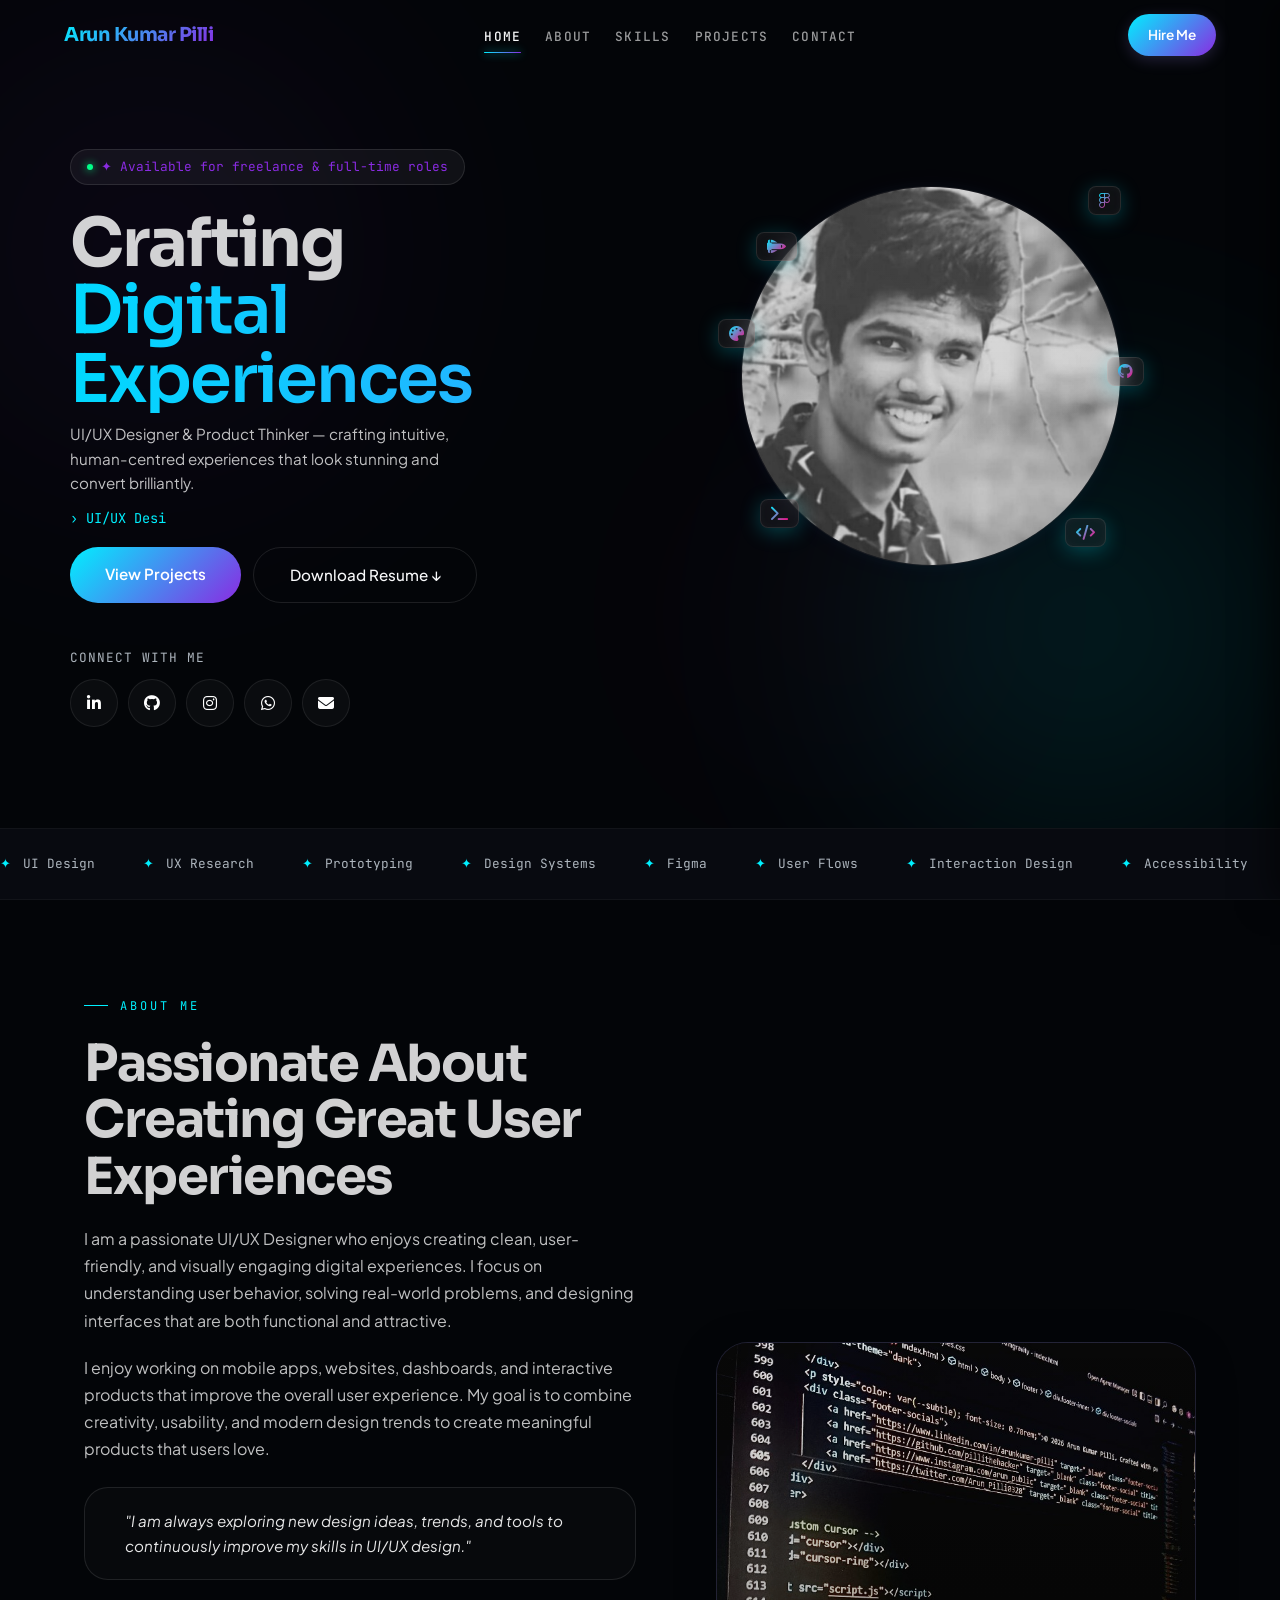
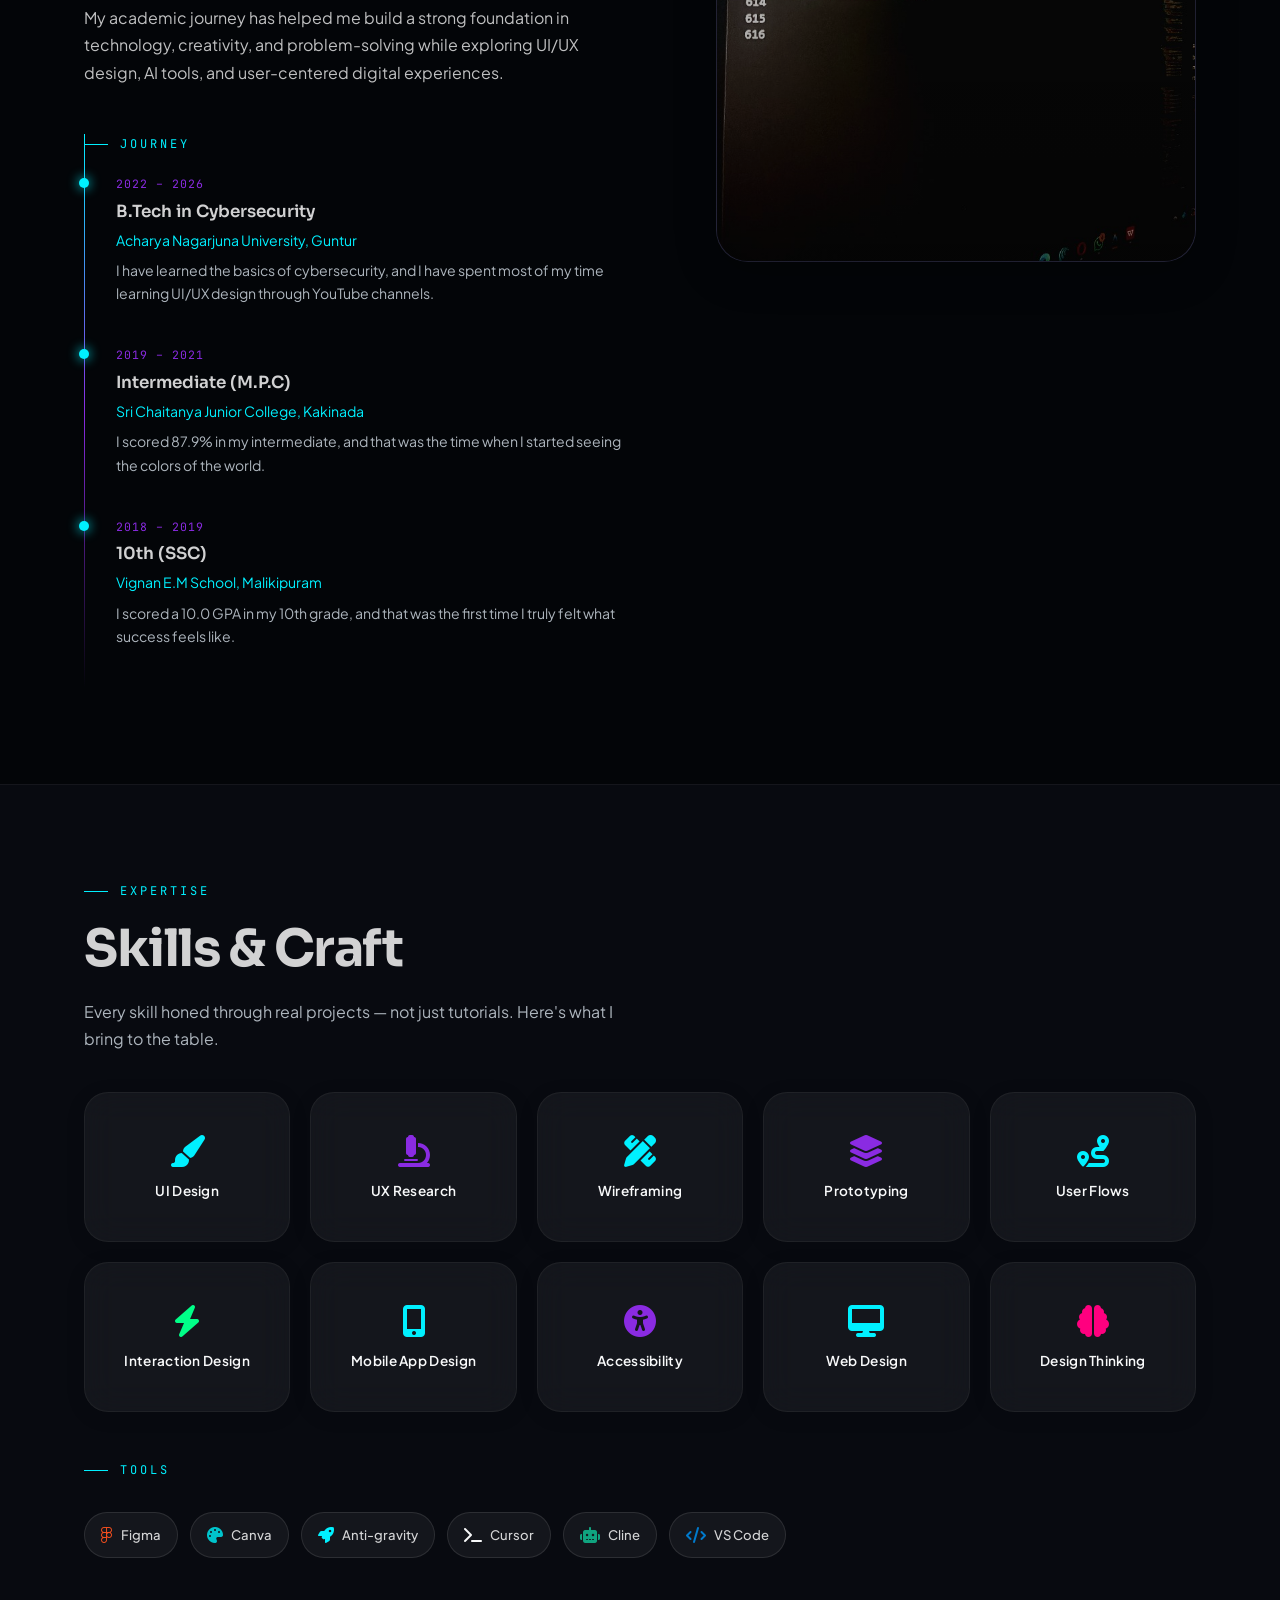
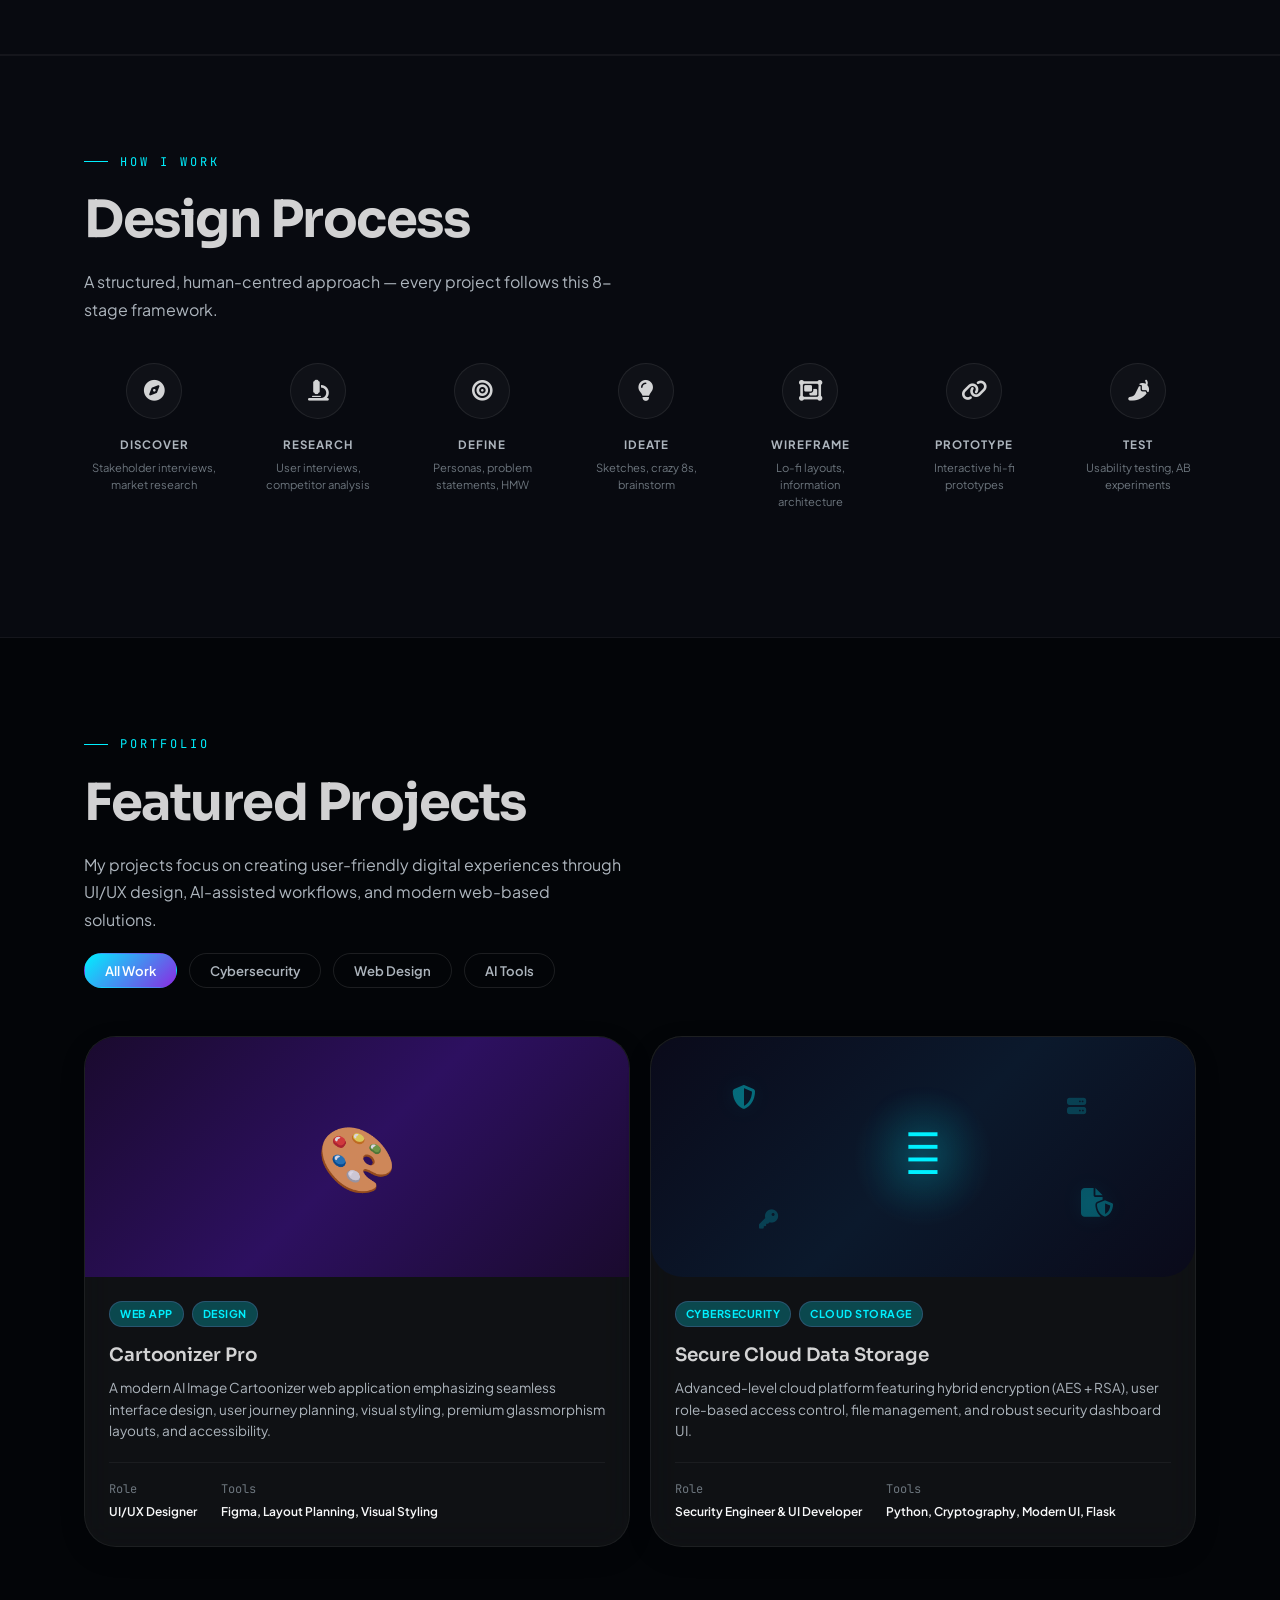
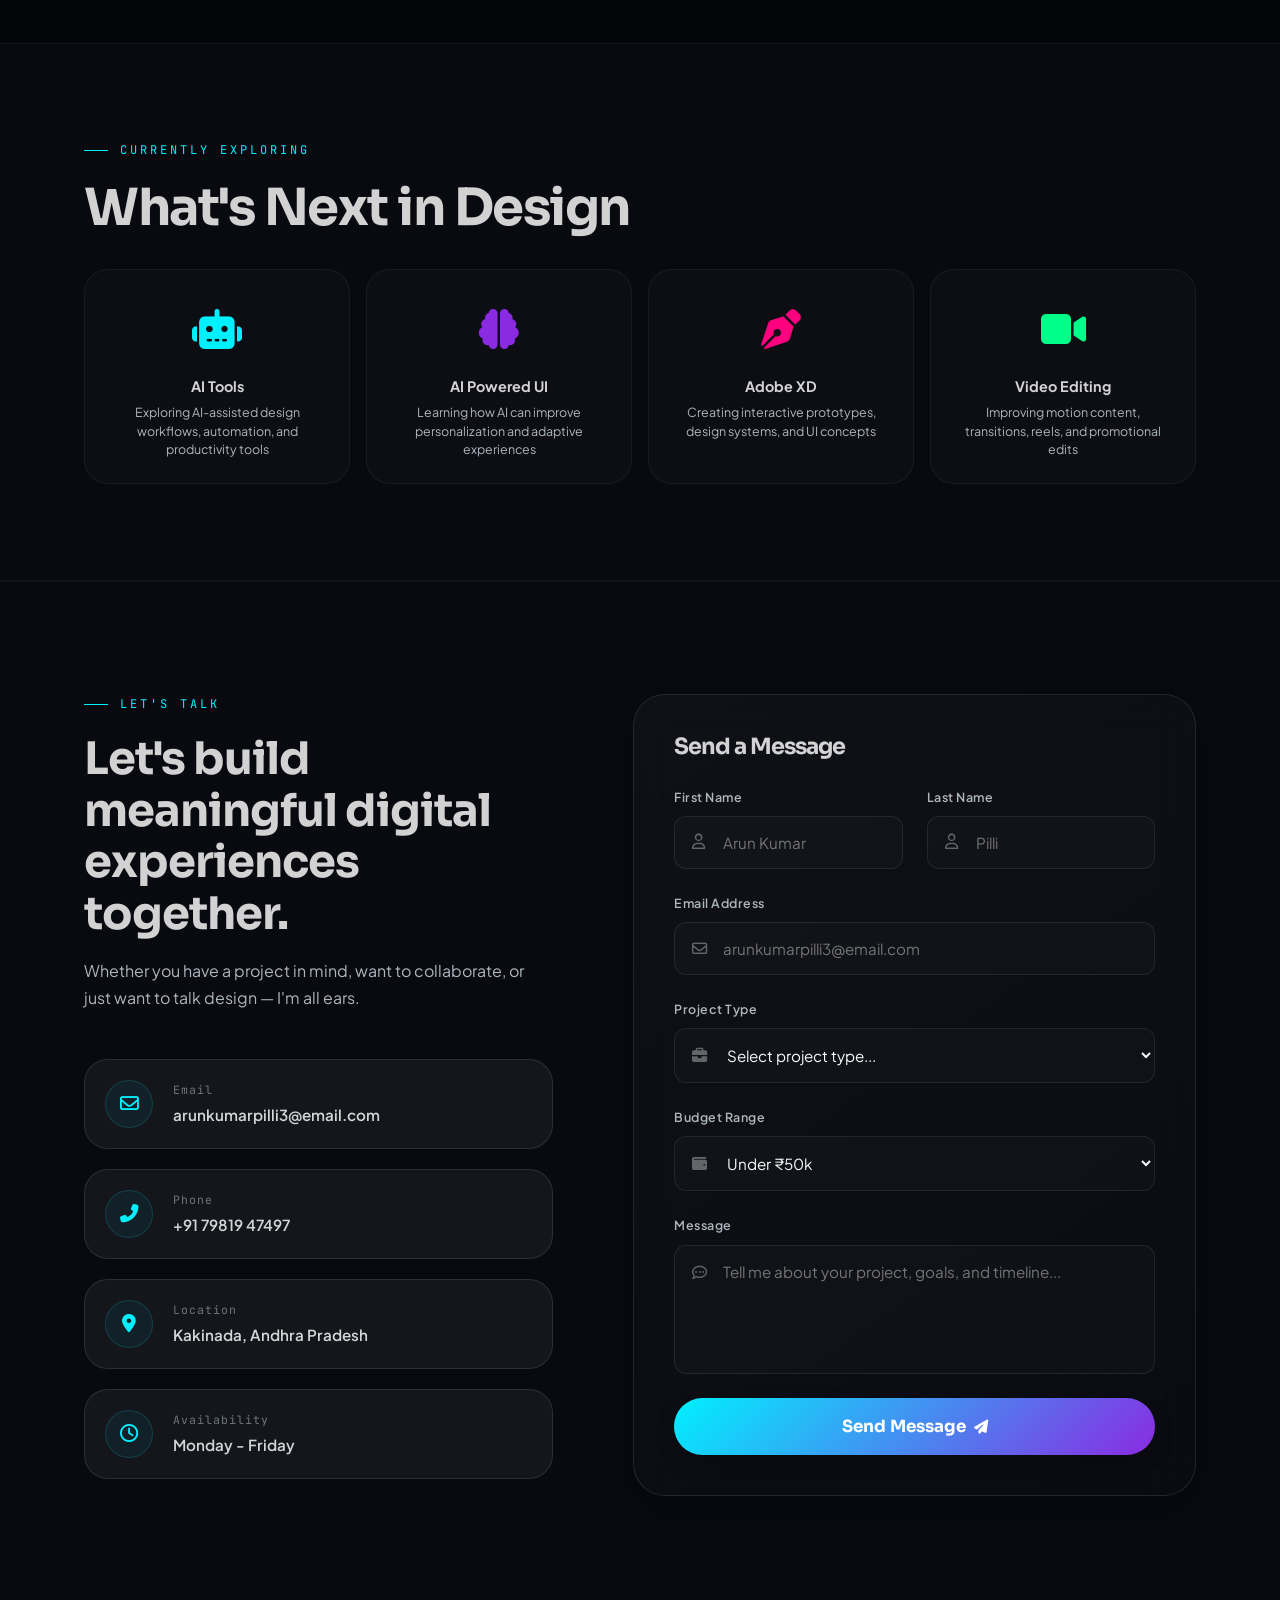
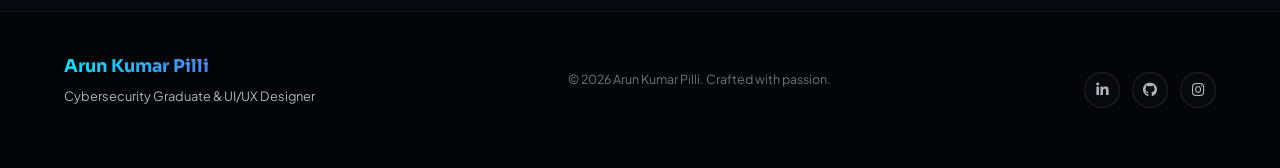
<file: index.html>
<!DOCTYPE html>
<html lang="en" data-theme="dark">

<head>
    <meta charset="UTF-8">
    <meta name="viewport" content="width=device-width, initial-scale=1.0">
    <title>Arun Kumar Pilli — UI/UX Designer & Product Thinker</title>
    <link rel="preconnect" href="https://fonts.googleapis.com">
    <link rel="preconnect" href="https://fonts.gstatic.com" crossorigin>
    <link
        href="https://fonts.googleapis.com/css2?family=Plus+Jakarta+Sans:wght@300;400;500;600&family=JetBrains+Mono:wght@400;500;600&family=Sora:wght@400;500;600;700;800&display=swap"
        rel="stylesheet">
    <link rel="icon" type="image/svg+xml"
        href="data:image/svg+xml,<svg xmlns='http://www.w3.org/2000/svg' viewBox='0 0 100 100'><text y='80' font-family='sans-serif' font-size='80' font-weight='800' fill='%2300f0ff'>A</text></svg>">
    <link rel="stylesheet" href="https://cdnjs.cloudflare.com/ajax/libs/font-awesome/6.4.0/css/all.min.css">
    <link rel="stylesheet" href="styles.css">
</head>

<body>

    <div id="scrollProgress"></div>
    <!-- LOADER -->
    <div id="loader">
        <div
            style="font-family: var(--ff-head); font-size: 2.5rem; font-weight: 700; background: linear-gradient(135deg, #a78bfa, #06b6d4); -webkit-background-clip: text; -webkit-text-fill-color: transparent; background-clip: text;">
            AK</div>
        <div class="loader-bar">
            <div class="loader-fill"></div>
        </div>
        <div class="loader-text">Loading Portfolio...</div>
    </div>

    <!-- NAV -->
    <nav id="nav">
        <div class="nav-logo">Arun Kumar Pilli</div>
        <ul class="nav-links">
            <li><a href="#hero" class="active">Home</a></li>
            <li><a href="#about">About</a></li>
            <li><a href="#skills">Skills</a></li>
            <li><a href="#projects">Projects</a></li>
            <li><a href="#contact">Contact</a></li>
        </ul>
        <div class="nav-right">

            <a href="#contact" class="nav-hire">Hire Me</a>
            <div class="hamburger" id="hamburger" onclick="toggleMenu()">
                <span></span>
                <span></span>
                <span></span>
            </div>
        </div>
    </nav>

    <!-- MOBILE MENU -->
    <div class="mobile-menu" id="mobileMenu">
        <div class="close-menu" onclick="toggleMenu()">✕</div>
        <a href="#hero" onclick="toggleMenu()">Home</a>
        <a href="#about" onclick="toggleMenu()">About</a>
        <a href="#skills" onclick="toggleMenu()">Skills</a>
        <a href="#projects" onclick="toggleMenu()">Projects</a>
        <a href="#contact" onclick="toggleMenu()">Contact</a>
    </div>

    <!-- ════ HERO ════ -->
    <section class="hero" id="hero">
        <div class="hero-bg">
            <div class="blob blob1"></div>
            <div class="blob blob2"></div>
            <div class="blob blob3"></div>
            <div class="particles" id="particles"></div>
        </div>
        <div class="hero-inner">
            <div class="hero-text">
                <div class="hero-badge">✦ Available for freelance & full-time roles</div>
                <h1>
                    <div class="line"><span>Crafting</span></div>
                    <div class="line"><span class="grad-text">Digital Experiences</span></div>
                </h1>
                <p class="hero-sub">UI/UX Designer & Product Thinker — crafting intuitive, human-centred experiences
                    that look stunning and convert brilliantly.</p>
                <div class="type-wrap">› <span id="typed"></span></div>
                <div class="hero-btns">
                    <a href="#projects" class="btn-glow"><span>View Projects</span></a>
                    <a href="assets/images/resume.png" target="_blank" class="btn-outline">Download Resume ↓</a>
                </div>
            </div>
            <div class="hero-visual">
                <div class="hero-visual-container">
                    <div class="profile-circle">
                        <img src="assets/images/profile.jpeg" alt="Profile Image" class="profile-image">
                    </div>
                    <!-- Floating Icons -->
                    <div class="float-icon float-canva"><i class="fas fa-palette"></i></div>
                    <div class="float-icon float-anti"><i class="fas fa-space-shuttle"></i></div>
                    <div class="float-icon float-vscode"><i class="fas fa-code"></i></div>
                    <div class="float-icon float-github"><i class="fab fa-github"></i></div>
                    <div class="float-icon float-figma"><i class="fab fa-figma"></i></div>
                    <div class="float-icon float-cursor"><i class="fas fa-terminal"></i></div>
                </div>
            </div>
            <div class="social-section">
                <span class="social-label">Connect With Me</span>
                <div class="hero-socials">
                    <a href="https://www.linkedin.com/in/arunkumar-pilli" class="social-icon" target="_blank"
                        data-tooltip="LinkedIn"><i class="fab fa-linkedin-in"></i></a>
                    <a href="https://github.com/pillithehacker" class="social-icon" target="_blank"
                        data-tooltip="GitHub"><i class="fab fa-github"></i></a>
                    <a href="https://www.instagram.com/arun_public" class="social-icon" target="_blank"
                        data-tooltip="Instagram"><i class="fab fa-instagram"></i></a>
                    <a href="https://wa.me/917981947497" class="social-icon" target="_blank" data-tooltip="WhatsApp"><i
                            class="fab fa-whatsapp"></i></a>
                    <a href="mailto:arunkumarpilli3@email.com" class="social-icon" data-tooltip="Email"><i
                            class="fas fa-envelope"></i></a>
                </div>
            </div>
        </div>
    </section>

    <!-- MARQUEE -->
    <div class="marquee-wrap">
        <div class="marquee-track">
            <div class="marquee-item"><span>✦</span> UI Design</div>
            <div class="marquee-item"><span>✦</span> UX Research</div>
            <div class="marquee-item"><span>✦</span> Prototyping</div>
            <div class="marquee-item"><span>✦</span> Design Systems</div>
            <div class="marquee-item"><span>✦</span> Figma</div>
            <div class="marquee-item"><span>✦</span> User Flows</div>
            <div class="marquee-item"><span>✦</span> Interaction Design</div>
            <div class="marquee-item"><span>✦</span> Accessibility</div>
            <div class="marquee-item"><span>✦</span> Mobile App Design</div>
            <div class="marquee-item"><span>✦</span> UI Design</div>
            <div class="marquee-item"><span>✦</span> UX Research</div>
            <div class="marquee-item"><span>✦</span> Prototyping</div>
            <div class="marquee-item"><span>✦</span> Figma</div>
            <div class="marquee-item"><span>✦</span> User Flows</div>
            <div class="marquee-item"><span>✦</span> Interaction Design</div>
            <div class="marquee-item"><span>✦</span> Accessibility</div>
            <div class="marquee-item"><span>✦</span> Mobile App Design</div>
        </div>
    </div>

    <!-- ════ ABOUT ════ -->
    <section id="about">
        <div class="section">
            <div class="about-grid reveal">
                <div class="section-label mobile-label">About Me</div>
                <div class="about-image-card">
                    <img src="assets/images/profile-picture-2.jpeg" alt="Coding Workspace" class="about-profile-image">
                </div>
                <div class="about-content">
                    <div class="section-label desktop-label">About Me</div>
                    <h2 class="section-title">Passionate About Creating Great User Experiences</h2>
                    <p class="about-text">I am a passionate UI/UX Designer who enjoys creating clean, user-friendly, and
                        visually engaging digital experiences. I focus on understanding user behavior, solving
                        real-world problems, and designing interfaces that are both functional and attractive.</p>
                    <p class="about-text">I enjoy working on mobile apps, websites, dashboards, and interactive products
                        that improve the overall user experience. My goal is to combine creativity, usability, and
                        modern design trends to create meaningful products that users love.</p>
                    <div class="philosophy-card">
                        <p>"I am always exploring new design ideas, trends, and tools to continuously improve my skills
                            in UI/UX design."</p>
                    </div>
                    <p class="about-text">My academic journey has helped me build a strong foundation in technology,
                        creativity, and problem-solving while exploring UI/UX design, AI tools, and user-centered
                        digital experiences.</p>

                    <div class="timeline reveal">
                        <div class="section-label" style="margin-top: 2.5rem">Journey</div>
                        <div class="tl-item">
                            <div class="tl-dot"></div>
                            <div class="tl-year">2022 – 2026</div>
                            <div class="tl-title">B.Tech in Cybersecurity</div>
                            <div class="tl-place">Acharya Nagarjuna University, Guntur</div>
                            <div class="tl-desc">I have learned the basics of cybersecurity, and I have spent most of my
                                time learning UI/UX design through YouTube channels.</div>
                        </div>
                        <div class="tl-item">
                            <div class="tl-dot"></div>
                            <div class="tl-year">2019 – 2021</div>
                            <div class="tl-title">Intermediate (M.P.C)</div>
                            <div class="tl-place">Sri Chaitanya Junior College, Kakinada</div>
                            <div class="tl-desc">I scored 87.9% in my intermediate, and that was the time when I started
                                seeing the colors of the world.</div>
                        </div>
                        <div class="tl-item">
                            <div class="tl-dot"></div>
                            <div class="tl-year">2018 – 2019</div>
                            <div class="tl-title">10th (SSC)</div>
                            <div class="tl-place">Vignan E.M School, Malikipuram</div>
                            <div class="tl-desc">I scored a 10.0 GPA in my 10th grade, and that was the first time I
                                truly felt what success feels like.</div>
                        </div>
                    </div>
                </div>
            </div>
        </div>
    </section>



    <!-- ════ SKILLS ════ -->
    <div class="skills-bg" id="skills">
        <div class="section">
            <div class="reveal">
                <div class="section-label">Expertise</div>
                <h2 class="section-title">Skills & Craft</h2>
                <p class="section-desc">Every skill honed through real projects — not just tutorials. Here's what I
                    bring to the table.</p>
            </div>
            <div class="skills-grid reveal">
                <div class="skill-card">
                    <div class="skill-icon"><i class="fas fa-paint-brush" style="color: var(--a1);"></i></div>
                    <div class="skill-name">UI Design</div>
                </div>
                <div class="skill-card">
                    <div class="skill-icon"><i class="fas fa-microscope" style="color: var(--a2);"></i></div>
                    <div class="skill-name">UX Research</div>
                </div>
                <div class="skill-card">
                    <div class="skill-icon"><i class="fas fa-pencil-ruler" style="color: var(--a1);"></i></div>
                    <div class="skill-name">Wireframing</div>
                </div>
                <div class="skill-card">
                    <div class="skill-icon"><i class="fas fa-layer-group" style="color: var(--a2);"></i></div>
                    <div class="skill-name">Prototyping</div>
                </div>
                <div class="skill-card">
                    <div class="skill-icon"><i class="fas fa-route" style="color: var(--a1);"></i></div>
                    <div class="skill-name">User Flows</div>
                </div>
                <div class="skill-card">
                    <div class="skill-icon"><i class="fas fa-bolt" style="color: var(--a4);"></i></div>
                    <div class="skill-name">Interaction Design</div>
                </div>
                <div class="skill-card">
                    <div class="skill-icon"><i class="fas fa-mobile-alt" style="color: var(--a1);"></i></div>
                    <div class="skill-name">Mobile App Design</div>
                </div>
                <div class="skill-card">
                    <div class="skill-icon"><i class="fas fa-universal-access" style="color: var(--a2);"></i></div>
                    <div class="skill-name">Accessibility</div>
                </div>
                <div class="skill-card">
                    <div class="skill-icon"><i class="fas fa-desktop" style="color: var(--a1);"></i></div>
                    <div class="skill-name">Web Design</div>
                </div>
                <div class="skill-card">
                    <div class="skill-icon"><i class="fas fa-brain" style="color: var(--a3);"></i></div>
                    <div class="skill-name">Design Thinking</div>
                </div>
            </div>

            <div class="reveal" style="margin-top: 3rem;">
                <div class="section-label">Tools</div>
                <div class="tools-grid">
                    <div class="tool-pill"><span class="tool-icon"><i class="fab fa-figma"
                                style="color:#F24E1E;"></i></span> Figma</div>
                    <div class="tool-pill"><span class="tool-icon"><i class="fas fa-palette"
                                style="color:#00C4CC;"></i></span> Canva</div>
                    <div class="tool-pill"><span class="tool-icon"><i class="fas fa-rocket"
                                style="color:var(--a1);"></i></span> Anti-gravity</div>
                    <div class="tool-pill"><span class="tool-icon"><i class="fas fa-terminal"
                                style="color:var(--text);"></i></span> Cursor</div>
                    <div class="tool-pill"><span class="tool-icon"><i class="fas fa-robot"
                                style="color:#10a37f;"></i></span> Cline</div>
                    <div class="tool-pill"><span class="tool-icon"><i class="fas fa-code"
                                style="color:#007ACC;"></i></span> VS Code</div>
                </div>
            </div>
        </div>
    </div>

    <!-- ════ PROCESS ════ -->
    <div style="background: var(--bg2); border-top: 1px solid var(--border); border-bottom: 1px solid var(--border);">
        <div class="section">
            <div class="reveal">
                <div class="section-label">How I Work</div>
                <h2 class="section-title">Design Process</h2>
                <p class="section-desc">A structured, human-centred approach — every project follows this 8-stage
                    framework.</p>
            </div>
            <div class="process-steps reveal">
                <div class="process-step">
                    <div class="step-num"><i class="fas fa-compass"></i></div>
                    <div class="step-label">Discover</div>
                    <div class="step-desc">Stakeholder interviews, market research</div>
                </div>
                <div class="process-step">
                    <div class="step-num"><i class="fas fa-microscope"></i></div>
                    <div class="step-label">Research</div>
                    <div class="step-desc">User interviews, competitor analysis</div>
                </div>
                <div class="process-step">
                    <div class="step-num"><i class="fas fa-bullseye"></i></div>
                    <div class="step-label">Define</div>
                    <div class="step-desc">Personas, problem statements, HMW</div>
                </div>
                <div class="process-step">
                    <div class="step-num"><i class="fas fa-lightbulb"></i></div>
                    <div class="step-label">Ideate</div>
                    <div class="step-desc">Sketches, crazy 8s, brainstorm</div>
                </div>
                <div class="process-step">
                    <div class="step-num"><i class="fas fa-object-group"></i></div>
                    <div class="step-label">Wireframe</div>
                    <div class="step-desc">Lo-fi layouts, information architecture</div>
                </div>
                <div class="process-step">
                    <div class="step-num"><i class="fas fa-link"></i></div>
                    <div class="step-label">Prototype</div>
                    <div class="step-desc">Interactive hi-fi prototypes</div>
                </div>
                <div class="process-step">
                    <div class="step-num"><i class="fas fa-shield-check"
                            style="font-family: 'Font Awesome 6 Free'; font-weight: 900;">&#xf816;</i></div>
                    <div class="step-label">Test</div>
                    <div class="step-desc">Usability testing, AB experiments</div>
                </div>
                <div class="process-step">
                    <div class="step-num"><i class="fas fa-rocket"></i></div>
                    <div class="step-label">Deliver</div>
                    <div class="step-desc">Developer handoff, design QA</div>
                </div>
            </div>
        </div>
    </div>

    <!-- ════ PROJECTS ════ -->
    <section id="projects">
        <div class="section">
            <div class="reveal">
                <div class="section-label">Portfolio</div>
                <h2 class="section-title">Featured Projects</h2>
                <p class="section-desc">My projects focus on creating user-friendly digital experiences through UI/UX
                    design, AI-assisted workflows, and modern web-based solutions.</p>
            </div>
            <div class="projects-filter reveal">
                <button class="filter-btn active" onclick="filterProj(this,'all')">All Work</button>
                <button class="filter-btn" onclick="filterProj(this,'cybersecurity')">Cybersecurity</button>
                <button class="filter-btn" onclick="filterProj(this,'web')">Web Design</button>
                <button class="filter-btn" onclick="filterProj(this,'ai')">AI Tools</button>
            </div>
            <div class="projects-masonry reveal">
                <!-- Cartoonizer Pro -->
                <div class="proj-card col-6" data-cat="ai">
                    <div class="proj-thumb">
                        <div class="proj-thumb-bg"
                            style="background: linear-gradient(135deg, #1a0a2e, #2d1060, #1a0a2e)">🎨</div>
                        <div class="proj-overlay">
                            <div class="proj-overlay-btns" style="flex-wrap: wrap; gap: 0.5rem;">
                                <a href="cartoonizer-gallery.html" class="proj-overlay-btn-glass" title="View Screenshots"><i class="fas fa-images"></i> <span>View Screenshots</span></a>
                                <a href="https://cartoonizer-pro.vercel.app" target="_blank"
                                    class="proj-overlay-btn" title="Live Demo"><i class="fas fa-external-link-alt"></i> <span>Live Demo</span></a>
                                <a href="https://github.com/pillithehacker/cartoonizer-pro" target="_blank"
                                    class="proj-overlay-btn" title="GitHub Repo"><i class="fab fa-github"></i> <span>GitHub Repo</span></a>
                            </div>
                        </div>
                    </div>
                    <div class="proj-body">
                        <div class="proj-cats"><span class="proj-cat">Web App</span><span class="proj-cat">Design</span>
                        </div>
                        <div class="proj-title">Cartoonizer Pro</div>
                        <p class="proj-desc">A modern AI Image Cartoonizer web application emphasizing seamless
                            interface design, user journey planning, visual styling, premium glassmorphism layouts, and
                            accessibility.</p>
                        <div class="proj-meta">
                            <div class="proj-meta-item"><span>Role</span><strong>UI/UX Designer</strong></div>
                            <div class="proj-meta-item"><span>Tools</span><strong>Figma, Layout Planning, Visual
                                    Styling</strong></div>
                        </div>
                    </div>
                </div>

                <!-- Secure Cloud Data Storage -->
                <div class="proj-card col-6" data-cat="cybersecurity">
                    <div class="proj-thumb">
                        <div class="proj-thumb-bg"
                            style="background: linear-gradient(135deg, #0a0a1a, #0b192c, #0a0a1a); padding: 1.5rem; display: flex; align-items: center; justify-content: center; position: relative; overflow: hidden; border-radius: var(--rL);">
                            <div
                                style="position: relative; z-index: 2; font-size: 3.5rem; color: #00f0ff; filter: drop-shadow(0 0 20px rgba(0, 240, 255, 0.5)); transform: translateY(-5px);">
                                <i class="fas fa-cloud-lock"
                                    style="font-family: 'Font Awesome 6 Free'; font-weight: 900;"></i>&#xf023;
                            </div>
                            <i class="fas fa-shield-halved"
                                style="position: absolute; top: 20%; left: 15%; font-size: 1.5rem; color: rgba(0, 240, 255, 0.4); filter: drop-shadow(0 0 10px rgba(0, 240, 255, 0.2));"></i>
                            <i class="fas fa-file-shield"
                                style="position: absolute; bottom: 25%; right: 15%; font-size: 1.8rem; color: rgba(0, 240, 255, 0.3); filter: drop-shadow(0 0 10px rgba(0, 240, 255, 0.2));"></i>
                            <i class="fas fa-server"
                                style="position: absolute; top: 25%; right: 20%; font-size: 1.2rem; color: rgba(0, 240, 255, 0.2);"></i>
                            <i class="fas fa-key"
                                style="position: absolute; bottom: 20%; left: 20%; font-size: 1.2rem; color: rgba(0, 240, 255, 0.2);"></i>
                            <div
                                style="position: absolute; width: 140px; height: 140px; background: radial-gradient(circle, rgba(0, 240, 255, 0.15), transparent 70%); border-radius: 50%; top: 50%; left: 50%; transform: translate(-50%, -50%);">
                            </div>
                        </div>
                        <div class="proj-overlay">
                            <div class="proj-overlay-btns" style="flex-wrap: wrap; gap: 0.5rem;">
                                <a href="secure-cloud-gallery.html" class="proj-overlay-btn-glass" title="View Screenshots"><i class="fas fa-images"></i> <span>View Screenshots</span></a>
                                <a onclick="openSecureCloudModal()" class="proj-overlay-btn"
                                    style="cursor: pointer;" title="Case Study"><i class="fas fa-file-alt"></i> <span>Case Study</span></a>
                                <a href="https://github.com/pillithehacker/Secure-Cloud-Data-Storage-Using-Hybrid-Encryption"
                                    target="_blank" class="proj-overlay-btn" title="GitHub Repo"><i class="fab fa-github"></i> <span>GitHub Repo</span></a>
                            </div>
                        </div>
                    </div>
                    <div class="proj-body">
                        <div class="proj-cats"><span class="proj-cat">Cybersecurity</span><span class="proj-cat">Cloud
                                Storage</span></div>
                        <div class="proj-title">Secure Cloud Data Storage</div>
                        <p class="proj-desc">Advanced-level cloud platform featuring hybrid encryption (AES + RSA), user
                            role-based access control, file management, and robust security dashboard UI.</p>
                        <div class="proj-meta">
                            <div class="proj-meta-item"><span>Role</span><strong>Security Engineer & UI
                                    Developer</strong></div>
                            <div class="proj-meta-item"><span>Tools</span><strong>Python, Cryptography, Modern UI,
                                    Flask</strong></div>
                        </div>
                    </div>
                </div>
            </div>
        </div>
    </section>









    <!-- ════ CURRENTLY EXPLORING ════ -->
    <div style="background: var(--bg2); border-top: 1px solid var(--border); border-bottom: 1px solid var(--border);">
        <div class="section">
            <div class="reveal">
                <div class="section-label">Currently Exploring</div>
                <h2 class="section-title">What's Next in Design</h2>
            </div>
            <div class="exploring-grid reveal">
                <div class="explore-card">
                    <div class="explore-icon"><i class="fas fa-robot" style="color: var(--a1);"></i></div>
                    <div class="explore-title">AI Tools</div>
                    <div class="explore-desc">Exploring AI-assisted design workflows, automation, and productivity tools
                    </div>
                </div>
                <div class="explore-card">
                    <div class="explore-icon"><i class="fas fa-brain" style="color: var(--a2);"></i></div>
                    <div class="explore-title">AI Powered UI</div>
                    <div class="explore-desc">Learning how AI can improve personalization and adaptive experiences</div>
                </div>
                <div class="explore-card">
                    <div class="explore-icon"><i class="fas fa-pen-nib" style="color: var(--a3);"></i></div>
                    <div class="explore-title">Adobe XD</div>
                    <div class="explore-desc">Creating interactive prototypes, design systems, and UI concepts</div>
                </div>
                <div class="explore-card">
                    <div class="explore-icon"><i class="fas fa-video" style="color: var(--a4);"></i></div>
                    <div class="explore-title">Video Editing</div>
                    <div class="explore-desc">Improving motion content, transitions, reels, and promotional edits</div>
                </div>
            </div>
        </div>
    </div>

    <!-- ════ CONTACT ════ -->
    <div class="contact-bg" id="contact">
        <div class="contact-inner">
            <div class="reveal">
                <div class="section-label">Let's Talk</div>
                <h2 class="contact-tagline">Let's build meaningful digital experiences together.</h2>
                <p class="contact-sub">Whether you have a project in mind, want to collaborate, or just want to talk
                    design — I'm all ears.</p>
                <div class="contact-item">
                    <div class="contact-icon-wrap"><i class="far fa-envelope"></i></div>
                    <div><span class="contact-item-label">Email</span>
                        <div class="contact-item-val">arunkumarpilli3@email.com</div>
                    </div>
                </div>
                <div class="contact-item">
                    <div class="contact-icon-wrap"><i class="fas fa-phone-alt"></i></div>
                    <div><span class="contact-item-label">Phone</span>
                        <div class="contact-item-val">+91 79819 47497</div>
                    </div>
                </div>
                <div class="contact-item">
                    <div class="contact-icon-wrap"><i class="fas fa-map-marker-alt"></i></div>
                    <div><span class="contact-item-label">Location</span>
                        <div class="contact-item-val">Kakinada, Andhra Pradesh</div>
                    </div>
                </div>
                <div class="contact-item">
                    <div class="contact-icon-wrap"><i class="far fa-clock"></i></div>
                    <div><span class="contact-item-label">Availability</span>
                        <div class="contact-item-val">Monday - Friday</div>
                    </div>
                </div>
            </div>
            <div class="contact-form-card reveal">
                <h3 style="font-family: var(--ff-head); font-weight: 700; font-size: 1.4rem; margin-bottom: 1.75rem;">
                    Send a Message</h3>
                <div class="form-row">
                    <div class="fg"><label>First Name</label>
                        <div class="input-wrap"><i class="far fa-user"></i><input type="text" id="fname"
                                placeholder="Arun Kumar"></div>
                    </div>
                    <div class="fg"><label>Last Name</label>
                        <div class="input-wrap"><i class="far fa-user"></i><input type="text" id="lname"
                                placeholder="Pilli"></div>
                    </div>
                </div>
                <div class="fg"><label>Email Address</label>
                    <div class="input-wrap"><i class="far fa-envelope"></i><input type="email" id="email"
                            placeholder="arunkumarpilli3@email.com"></div>
                </div>
                <div class="fg">
                    <label>Project Type</label>
                    <div class="input-wrap"><i class="fas fa-briefcase"></i><select id="ptype">
                            <option>Select project type...</option>
                            <option>UI/UX Design</option>
                            <option>Web Application</option>
                            <option>Cybersecurity Analysis</option>
                            <option>Cloud Infrastructure</option>
                            <option>Other</option>
                        </select></div>
                </div>
                <div class="fg">
                    <label>Budget Range</label>
                    <div class="input-wrap"><i class="fas fa-wallet"></i><select id="pbudget">
                            <option>Under ₹50k</option>
                            <option>₹50k – ₹1.5L</option>
                            <option>₹1.5L – ₹3L</option>
                            <option>₹3L+</option>
                        </select></div>
                </div>
                <div class="fg"><label>Message</label>
                    <div class="input-wrap align-top"><i class="far fa-comment-dots"></i><textarea id="pmessage"
                            rows="5" placeholder="Tell me about your project, goals, and timeline..."></textarea></div>
                </div>
                <button onclick="sendContactMessage(event)" class="submit-btn">Send Message <i
                        class="fas fa-paper-plane" style="font-size: 0.85em; margin-left: 4px;"></i></button>
            </div>
        </div>
    </div>

    <!-- FOOTER -->
    <footer>
        <div class="footer-inner">
            <div>
                <div
                    style="font-family: var(--ff-head); font-size: 1.1rem; font-weight: 700; background: linear-gradient(135deg, var(--a1), var(--a2)); -webkit-background-clip: text; -webkit-text-fill-color: transparent; background-clip: text; margin-bottom: 4px;">
                    Arun Kumar Pilli</div>
                <p style="color: var(--muted); font-size: 0.8rem;">Cybersecurity Graduate & UI/UX Designer
                </p>
            </div>
            <p style="color: var(--subtle); font-size: 0.78rem;">© 2026 Arun Kumar Pilli. Crafted with passion.</p>
            <div class="footer-socials">
                <a href="https://www.linkedin.com/in/arunkumar-pilli" target="_blank" class="footer-social"
                    title="LinkedIn"><i class="fab fa-linkedin-in"></i></a>
                <a href="https://github.com/pillithehacker" target="_blank" class="footer-social" title="GitHub"><i
                        class="fab fa-github"></i></a>
                <a href="https://www.instagram.com/arun_public" target="_blank" class="footer-social"
                    title="Instagram"><i class="fab fa-instagram"></i></a>
            </div>
        </div>
    </footer>

    <!-- ════ PROJECT MODAL ════ -->
    <div id="projectModal" class="modal-overlay" onclick="if(event.target === this) closeModal()">
        <div class="modal-content">
            <button class="modal-close" onclick="closeModal()">×</button>
            <div id="modalBody"></div>
        </div>
    </div>

    <!-- OS Native Cursor Kept Intact -->

    <script src="script.js"></script>
</body>

</html>
</file>
<file: styles.css>
/* ── RESET & ROOT ── */
*,
before,
after {
    box-sizing: border-box;
    margin: 0;
    padding: 0
}

:root {
    --bg: #030508;
    --bg2: #080a10;
    --bg3: #0c101a;
    --bg4: #121826;
    --glass: rgba(255, 255, 255, 0.02);
    --glass2: rgba(255, 255, 255, 0.05);
    --border: rgba(255, 255, 255, 0.05);
    --border2: rgba(255, 255, 255, 0.10);
    --text: #f8f9fa;
    --muted: #adb5bd;
    --subtle: #6c757d;
    --a1: #00f0ff;
    --a2: #8a2be2;
    --a3: #ff007f;
    --a4: #00ff88;
    --glow1: rgba(0, 240, 255, 0.25);
    --glow2: rgba(138, 43, 226, 0.25);
    --r: 24px;
    --rL: 32px;
    --nav: 80px;
    --ff-head: 'Sora', sans-serif;
    --ff-body: 'Plus Jakarta Sans', sans-serif;
    --ff-mono: 'JetBrains Mono', monospace;
    --tr: 0.4s cubic-bezier(0.16, 1, 0.3, 1);
}

html {
    scroll-behavior: smooth;
    font-size: 16px
}

#scrollProgress {
    position: fixed;
    top: 0;
    left: 0;
    width: 0%;
    height: 4px;
    background: linear-gradient(90deg, var(--a1), var(--a2));
    z-index: 1000;
    transition: width 0.1s ease;
    box-shadow: 0 2px 10px rgba(0, 240, 255, 0.4);
}

body {
    background: var(--bg);
    color: rgba(255, 255, 255, 0.82);
    font-family: var(--ff-body);
    font-size: 1rem;
    line-height: 1.7;
    overflow-x: hidden;
}

h1,
h2,
h3,
.section-title {
    font-family: var(--ff-head);
    font-weight: 700;
    letter-spacing: -1px;
    line-height: 1.05;
}

p {
    color: rgba(255, 255, 255, 0.75);
    line-height: 1.7;
    margin-bottom: 1.25rem;
}

.section-label,
.small-text,
.tag-text {
    font-family: var(--ff-mono);
    letter-spacing: 1.2px;
    text-transform: uppercase;
}

.mobile-label {
    display: none !important;
}

a {
    color: inherit;
    text-decoration: none
}

img {
    display: block;
    max-width: 100%
}

button {
    font-family: inherit;
    cursor: pointer
}

/* ── OS CURSOR RESTORED ── */

/* ── LOADER ── */
#loader {
    position: fixed;
    inset: 0;
    z-index: 9000;
    background: var(--bg);
    display: flex;
    flex-direction: column;
    align-items: center;
    justify-content: center;
    gap: 1.5rem;
    transition: opacity .6s, visibility .6s
}

#loader.hide {
    opacity: 0;
    visibility: hidden
}

.loader-bar {
    width: 200px;
    height: 2px;
    background: var(--border2);
    border-radius: 2px;
    overflow: hidden
}

.loader-fill {
    height: 100%;
    background: linear-gradient(90deg, var(--a1), var(--a2));
    border-radius: 2px;
    animation: loadfill 1.8s ease forwards
}

@keyframes loadfill {
    0% {
        width: 0
    }

    100% {
        width: 100%
    }
}

.loader-text {
    font-family: var(--ff-mono);
    font-size: .75rem;
    color: var(--muted);
    letter-spacing: 3px
}

/* ── NAV ── */
nav {
    position: fixed;
    top: 0;
    left: 0;
    right: 0;
    z-index: 800;
    min-height: 70px;
    display: flex;
    align-items: center;
    justify-content: space-between;
    padding: 0 5vw;
    transition: background .5s ease, border .5s ease, box-shadow .5s ease, min-height .4s ease
}

nav.scrolled {
    background: rgba(3, 5, 8, 0.85);
    backdrop-filter: blur(12px);
    -webkit-backdrop-filter: blur(12px);
    border-bottom: 1px solid rgba(255, 255, 255, 0.05);
    box-shadow: 0 10px 30px rgba(0, 0, 0, 0.3);
    min-height: 60px
}

[data-theme=light] nav.scrolled {
    background: rgba(248, 247, 255, 0.9);
    border-bottom: 1px solid rgba(0, 0, 0, 0.06)
}

.nav-inner {
    max-width: 1240px;
    width: 100%;
    margin: 0 auto;
    display: flex;
    align-items: center;
    justify-content: space-between;
    gap: 2rem
}

.nav-logo {
    font-family: var(--ff-head);
    font-size: 1.2rem;
    font-weight: 700;
    letter-spacing: -0.5px;
    background: linear-gradient(135deg, var(--a1), var(--a2));
    -webkit-background-clip: text;
    -webkit-text-fill-color: transparent;
    background-clip: text
}

.nav-links {
    display: flex;
    gap: 1.5rem;
    list-style: none
}

.nav-links a {
    font-family: var(--ff-mono);
    font-size: .8rem;
    font-weight: 500;
    text-transform: uppercase;
    letter-spacing: 1.2px;
    color: rgba(255, 255, 255, 0.6);
    transition: color var(--tr), transform .3s ease;
    position: relative;
    padding: .5rem 0
}

.nav-links a:hover {
    color: var(--text)
}

.nav-links a.active {
    color: var(--text)
}

.nav-links a::after {
    content: '';
    position: absolute;
    bottom: 0;
    left: 50%;
    width: 0;
    height: 1.5px;
    background: linear-gradient(90deg, var(--a1), var(--a2));
    border-radius: 2px;
    transition: width .4s ease, left .4s ease;
    box-shadow: 0 0 8px var(--a1)
}

.nav-links a:hover::after,
.nav-links a.active::after {
    width: 100%;
    left: 0
}

.nav-right {
    display: flex;
    align-items: center;
    gap: 1.25rem
}

.theme-toggle {
    width: 40px;
    height: 40px;
    border: 1px solid var(--border2);
    border-radius: 50%;
    background: var(--glass);
    display: flex;
    align-items: center;
    justify-content: center;
    font-size: 1rem;
    transition: all var(--tr);
    cursor: pointer
}

.theme-toggle:hover {
    background: var(--glass2);
    border-color: var(--a1);
    box-shadow: 0 0 15px var(--glow1);
    transform: scale(1.05)
}

.nav-hire {
    padding: .6rem 1.25rem;
    border-radius: 100px;
    background: linear-gradient(135deg, var(--a1), var(--a2));
    color: #fff;
    font-weight: 600;
    font-size: .85rem;
    cursor: pointer;
    transition: all var(--tr);
    box-shadow: 0 4px 15px rgba(167, 139, 250, 0.2)
}

.nav-hire:hover {
    transform: translateY(-2px);
    box-shadow: 0 6px 20px rgba(167, 139, 250, 0.4);
    opacity: 1
}

.hamburger {
    display: none;
    flex-direction: column;
    gap: 5px;
    padding: 8px;
    cursor: pointer
}

.hamburger span {
    display: block;
    width: 22px;
    height: 1.5px;
    background: var(--text);
    transition: all .3s
}

\n.hamburger.open span:nth-child(1) {
    transform: translateY(6.5px) rotate(45deg);
}

\n.hamburger.open span:nth-child(2) {
    opacity: 0;
}

\n.hamburger.open span:nth-child(3) {
    transform: translateY(-6.5px) rotate(-45deg);
}

.hero {
    min-height: 92vh;
    display: flex;
    align-items: center;
    justify-content: center;
    position: relative;
    overflow: hidden;
    padding: calc(var(--nav) + 1rem) 5vw 2rem;
    box-sizing: border-box
}

.hero-bg {
    position: absolute;
    inset: 0;
    pointer-events: none
}

.blob {
    position: absolute;
    border-radius: 50%;
    filter: blur(120px);
    opacity: .08;
    animation: blobFloat 12s ease-in-out infinite
}

.blob1 {
    width: 700px;
    height: 700px;
    top: -100px;
    left: -200px;
    background: radial-gradient(circle, var(--a2), transparent 70%)
}

.blob2 {
    width: 600px;
    height: 600px;
    bottom: -100px;
    right: -100px;
    background: radial-gradient(circle, var(--a1), transparent 70%);
    animation-delay: -4s;
    opacity: .15
}

.blob3 {
    width: 400px;
    height: 400px;
    top: 50%;
    left: 50%;
    background: radial-gradient(circle, var(--a3), transparent 70%);
    opacity: .05;
    animation-delay: -8s
}

@keyframes blobFloat {

    0%,
    100% {
        transform: translate(0, 0) scale(1) rotate(0deg)
    }

    33% {
        transform: translate(40px, -30px) scale(1.1) rotate(5deg)
    }

    66% {
        transform: translate(-30px, 25px) scale(.95) rotate(-5deg)
    }
}

.particles {
    position: absolute;
    inset: 0;
    overflow: hidden;
    opacity: 0.5
}

.particle {
    position: absolute;
    width: 2px;
    height: 2px;
    background: var(--a1);
    border-radius: 50%;
    opacity: 0;
    animation: particleFly linear infinite
}

@keyframes particleFly {
    0% {
        transform: translateY(100vh) translateX(0);
        opacity: 0
    }

    10% {
        opacity: .2
    }

    90% {
        opacity: .1
    }

    100% {
        transform: translateY(-20px) translateX(100px);
        opacity: 0
    }
}

.hero-inner {
    position: relative;
    z-index: 1;
    display: grid;
    grid-template-columns: 1fr 1fr;
    gap: 1.5rem;
    align-items: center;
    max-width: 1140px;
    width: 100%;
    margin: 0 auto
}

.hero-badge {
    display: inline-flex;
    align-items: center;
    gap: 8px;
    background: var(--glass2);
    border: 1px solid var(--border2);
    padding: 6px 16px;
    border-radius: 100px;
    font-size: .8rem;
    font-family: var(--ff-mono);
    color: var(--a2);
    margin-bottom: 1.75rem
}

.hero-badge:before {
    content: '';
    width: 6px;
    height: 6px;
    background: var(--a4);
    border-radius: 50%;
    box-shadow: 0 0 8px var(--a4);
    animation: ping 2s infinite
}

@keyframes ping {

    0%,
    100% {
        opacity: 1;
        transform: scale(1)
    }

    50% {
        opacity: .4;
        transform: scale(1.4)
    }
}

.hero h1 {
    font-family: var(--ff-head);
    display: flex;
    flex-direction: column;
    line-height: 0.92;
    letter-spacing: -2px;
    max-width: 600px;
    margin-bottom: 0.5rem;
    text-align: left;
    align-items: flex-start
}

.hero h1 .line {
    display: block;
    overflow: hidden;
    padding-bottom: 0.12em;
    margin-bottom: -0.1em;
    width: 100%;
    font-size: clamp(3.5rem, 6vw, 4.2rem);
    font-weight: 700
}

.hero h1 .line span {
    display: block;
    animation: slideUp .8s cubic-bezier(0.16, 1, 0.3, 1) forwards;
    transform: translateY(110%)
}

.hero h1 .line:nth-child(1) span {
    animation-delay: .1s
}

.hero h1 .line:nth-child(2) span {
    animation-delay: .2s
}

@keyframes slideUp {
    to {
        transform: translateY(0)
    }
}

.grad-text {
    font-size: clamp(3.5rem, 6vw, 4.2rem);
    font-weight: 600;
    line-height: 1.02;
    background: linear-gradient(90deg, #00d9ff, #2ea8ff);
    -webkit-background-clip: text;
    -webkit-text-fill-color: transparent;
    background-clip: text
}

.hero-sub {
    font-size: 0.95rem;
    color: rgba(255, 255, 255, 0.75);
    max-width: 420px;
    margin-bottom: 0.75rem;
    opacity: 0;
    animation: fadeIn .8s .6s ease forwards;
    line-height: 1.6;
}

.type-wrap {
    font-family: var(--ff-mono);
    font-size: .85rem;
    color: var(--a1);
    margin-bottom: 1rem;
    opacity: 0;
    animation: fadeIn .8s .7s ease forwards
}

#typed:after {
    content: '';
    animation: blink .7s infinite
}

@keyframes blink {

    0%,
    100% {
        opacity: 1
    }

    50% {
        opacity: 0
    }
}

.hero-btns {
    display: flex;
    gap: 0.75rem;
    flex-wrap: nowrap;
    opacity: 0;
    animation: fadeIn .8s .8s ease forwards
}

.btn-glow {
    padding: .9rem 2.2rem;
    border-radius: 100px;
    background: linear-gradient(135deg, var(--a1), var(--a2));
    color: #fff;
    font-weight: 600;
    font-size: .95rem;
    cursor: pointer;
    border: none;
    position: relative;
    overflow: hidden;
    transition: transform var(--tr), box-shadow var(--tr)
}

.btn-glow:after {
    content: '';
    position: absolute;
    inset: 0;
    background: linear-gradient(135deg, var(--a2), var(--a1));
    opacity: 0;
    transition: opacity .3s
}

.btn-glow:hover {
    transform: translateY(-2px);
    box-shadow: 0 12px 40px var(--glow1)
}

.btn-glow:hover:after {
    opacity: 1
}

.btn-glow span {
    position: relative;
    z-index: 1
}

.btn-outline {
    padding: .9rem 2.2rem;
    border-radius: 100px;
    background: transparent;
    color: var(--text);
    font-weight: 500;
    font-size: .95rem;
    cursor: pointer;
    border: 1px solid var(--border2);
    transition: all var(--tr)
}

.btn-outline:hover {
    background: var(--glass2);
    border-color: var(--a1);
    box-shadow: 0 0 20px var(--glow1)
}

/* ── HERO SOCIALS ── */
.social-section {
    margin-top: 1.25rem;
    margin-bottom: 1rem;
    padding-top: 0;
    padding-bottom: 0;
    opacity: 0;
    animation: fadeIn 0.8s 0.9s ease forwards;
}

.social-label {
    font-family: var(--ff-mono);
    font-size: 0.8rem;
    color: var(--muted);
    letter-spacing: 1px;
    margin-bottom: 0.5rem;
    text-transform: uppercase;
    display: block;
}

.hero-socials {
    display: flex;
    align-items: center;
    justify-content: flex-start;
    gap: 10px;
    margin-top: 10px;
    flex-wrap: nowrap;
}

.social-icon {
    width: 48px;
    height: 48px;
    border-radius: 50%;
    display: flex;
    align-items: center;
    justify-content: center;
    background: rgba(255, 255, 255, 0.03);
    border: 1px solid rgba(255, 255, 255, 0.08);
    transition: all 0.3s ease;
    color: #ffffff;
    font-size: 16px;
    position: relative;
    z-index: 1;
}

.social-icon:hover {
    transform: translateY(-4px);
    border-color: rgba(0, 255, 255, 0.4);
    box-shadow: 0 0 15px rgba(0, 255, 255, 0.15);
    color: #00eaff;
}

/* Tooltip */
.social-icon[data-tooltip]::before {
    content: attr(data-tooltip);
    position: absolute;
    bottom: -35px;
    left: 50%;
    transform: translateX(-50%) scale(0.8);
    opacity: 0;
    background: rgba(10, 10, 20, 0.95);
    border: 1px solid rgba(255, 255, 255, 0.1);
    color: #fff;
    padding: 6px 14px;
    border-radius: 6px;
    font-size: 0.75rem;
    font-family: var(--ff-mono);
    white-space: nowrap;
    pointer-events: none;
    transition: opacity 0.3s ease, transform 0.3s ease;
    box-shadow: 0 4px 15px rgba(0, 0, 0, 0.4);
    z-index: 10;
}

.social-icon:hover::before {
    opacity: 1;
    transform: translateX(-50%) scale(1);
}

.hero-visual {
    position: relative;
    display: flex;
    align-items: center;
    justify-content: center;
    opacity: 0;
    animation: fadeIn 1s .5s ease forwards
}

.hero-visual-container {
    position: relative;
    display: flex;
    justify-content: center;
    align-items: center;
    width: 380px;
    height: 380px;
}

.profile-circle {
    width: 380px;
    height: 380px;
    border-radius: 50%;
    overflow: hidden;
    position: relative;
    display: flex;
    align-items: center;
    justify-content: center;
    background: rgba(10, 10, 20, 0.4);
    border: 1px solid rgba(255, 255, 255, 0.06);
    box-shadow:
        0 0 15px rgba(0, 255, 255, 0.04),
        0 0 30px rgba(255, 0, 255, 0.03);
    z-index: 10;
    animation: profileFloat 8s ease-in-out infinite;
}

@keyframes profileFloat {

    0%,
    100% {
        transform: translateY(0);
    }

    50% {
        transform: translateY(-8px);
    }
}

.profile-image {
    width: 100%;
    height: 100%;
    object-fit: cover;
    object-position: center 10%;
    border-radius: 50%;
    transform: scale(1.05) translateY(0);
    z-index: 2;
    position: relative;
    transition: transform 0.5s ease;
}

.profile-circle:hover .profile-image {
    transform: scale(1.08) translateY(0);
}

.profile-circle::before {
    content: "";
    position: absolute;
    inset: 0;
    border-radius: 50%;
    background: radial-gradient(circle at top, rgba(255, 255, 255, 0.05), transparent 70%);
    z-index: 10;
    pointer-events: none;
}

.float-icon {
    position: absolute;
    background: var(--glass2);
    backdrop-filter: blur(12px);
    -webkit-backdrop-filter: blur(12px);
    border: 1px solid var(--border2);
    border-radius: 8px;
    padding: 6px 10px;
    display: flex;
    align-items: center;
    gap: 4px;
    font-size: 0.7rem;
    font-weight: 500;
    color: var(--text);
    box-shadow: 0 4px 20px var(--glow1), inset 0 0 8px rgba(255, 255, 255, 0.03);
    animation: iconFloat 6s ease-in-out infinite;
    z-index: 20;
    transition: border-color 0.3s, box-shadow 0.3s, background 0.3s;
    cursor: default;
}

.float-icon i {
    font-size: 0.95rem;
    background: linear-gradient(135deg, var(--a1), var(--a3));
    -webkit-background-clip: text;
    -webkit-text-fill-color: transparent;
}

.float-icon:hover {
    border-color: var(--a1);
    box-shadow: 0 12px 40px var(--glow1), inset 0 0 15px rgba(255, 255, 255, 0.1);
}

@keyframes iconFloat {

    0%,
    100% {
        transform: translateY(0);
    }

    50% {
        transform: translateY(-12px);
    }
}

.float-figma {
    top: 0%;
    right: 0%;
    animation-delay: 0s;
}

.float-canva {
    top: 35%;
    left: -6%;
    animation-delay: -1.5s;
}

.float-cursor {
    bottom: 10%;
    left: 5%;
    animation-delay: -3.5s;
}

.float-anti {
    top: 12%;
    left: 4%;
    animation-delay: -2s;
}

.float-vscode {
    bottom: 5%;
    right: 4%;
    animation-delay: -0.5s;
}

.float-github {
    top: 45%;
    right: -6%;
    animation-delay: -2.5s;
}

@media(max-width: 1100px) {

    .profile-circle,
    .hero-visual-container {
        width: 340px;
        height: 340px;
    }
}

/* ── MARQUEE ── */
.marquee-wrap {
    background: var(--bg2);
    border-top: 1px solid rgba(255, 255, 255, 0.04);
    border-bottom: 1px solid rgba(255, 255, 255, 0.04);
    padding: 1.5rem 0;
    overflow: hidden;
    position: relative
}

.marquee-track {
    display: flex;
    gap: 3rem;
    width: max-content;
    animation: marquee 20s linear infinite
}

.marquee-track:hover {
    animation-play-state: paused
}

@keyframes marquee {
    to {
        transform: translateX(-50%)
    }
}

.marquee-item {
    display: flex;
    align-items: center;
    gap: 0.75rem;
    font-family: var(--ff-mono);
    font-size: .8rem;
    color: var(--muted);
    white-space: nowrap
}

.marquee-item span {
    color: var(--a1)
}

/* ── SECTION SYSTEM ── */
.section {
    padding: 7rem 5vw;
    max-width: 1240px;
    margin: 0 auto
}

.section-full {
    padding: 7rem 5vw
}

.section-label {
    font-family: var(--ff-mono);
    font-size: .75rem;
    letter-spacing: 3px;
    text-transform: uppercase;
    color: var(--a1);
    margin-bottom: 1.25rem;
    display: flex;
    align-items: center;
    gap: .75rem
}

.section-label:before {
    content: '';
    flex: none;
    width: 24px;
    height: 1px;
    background: var(--a1)
}

.section-title {
    font-family: var(--ff-head);
    font-size: clamp(2rem, 4vw, 3.5rem);
    font-weight: 700;
    letter-spacing: -1.5px;
    line-height: 1.1;
    margin-bottom: 1.25rem
}

.section-desc {
    color: var(--muted);
    max-width: 540px;
    font-size: 1rem
}

/* ── ABOUT ── */
.about-grid {
    display: flex;
    align-items: center;
    justify-content: space-between;
    gap: 5rem;
}

.about-content {
    flex: 1.15;
    order: 1;
    position: relative;
    z-index: 2;
}

.about-image-card {
    flex: 1;
    order: 2;
    width: 100%;
    max-width: 480px;
    height: 520px;
    margin-top: -80px;
    /* Aligns visually higher with the main heading */
    border-radius: 32px;
    overflow: hidden;
    position: relative;
    z-index: 1;
    background: linear-gradient(145deg, rgba(12, 12, 30, 0.95), rgba(20, 20, 45, 0.85));
    border: 1px solid rgba(255, 255, 255, 0.08);
    box-shadow: 0 10px 40px rgba(0, 0, 0, 0.3);
    transition: box-shadow 0.4s ease;
}

@supports (animation-timeline: view()) {
    .about-image-card {
        animation: parallaxScroll linear;
        animation-timeline: view();
        animation-range: cover 0% cover 100%;
    }

    @keyframes parallaxScroll {
        0% {
            transform: translateY(40px);
        }

        100% {
            transform: translateY(-40px);
        }
    }
}

.about-image-card::after {
    content: "";
    position: absolute;
    inset: 0;
    background: linear-gradient(to top,
            rgba(0, 0, 0, 0.45),
            rgba(0, 0, 0, 0.05));
    pointer-events: none;
}

.about-profile-image {
    width: 100%;
    height: 100%;
    object-fit: cover;
    object-position: center;
    transition: transform 0.6s ease;
    filter: brightness(0.92) contrast(1.05);
}

.about-image-card:hover .about-profile-image {
    transform: scale(1.02);
}

.about-text p {
    color: var(--muted);
    margin-bottom: 1.5rem;
    line-height: 1.8;
    font-size: 1.05rem
}

.philosophy-card {
    background: var(--glass);
    border: 1px solid var(--border2);
    border-radius: var(--r);
    padding: 1.25rem;
    margin: 1.5rem 0;
    position: relative;
    overflow: hidden
}

.philosophy-card:before {
    content: '';
    font-family: var(--ff-head);
    font-size: 4.5rem;
    color: var(--a1);
    opacity: .15;
    position: absolute;
    top: -5px;
    left: 12px;
    line-height: 1
}

.philosophy-card p {
    color: rgba(255, 255, 255, 0.9);
    font-size: 0.95rem;
    font-style: italic;
    padding-left: 1.25rem;
    position: relative;
    z-index: 1;
    margin-bottom: 0;
}

/* TIMELINE ── */
.timeline {
    margin-top: 3rem;
    position: relative
}

.timeline:before {
    content: '';
    position: absolute;
    left: 0;
    top: 0;
    bottom: 0;
    width: 1px;
    background: linear-gradient(to bottom, var(--a1), var(--a2), transparent)
}

.tl-item {
    padding-left: 2rem;
    padding-bottom: 2.5rem;
    position: relative
}

.tl-dot {
    position: absolute;
    left: -5px;
    top: 4px;
    width: 10px;
    height: 10px;
    border-radius: 50%;
    background: var(--a1);
    box-shadow: 0 0 12px var(--a1)
}

.tl-year {
    font-family: var(--ff-mono);
    font-size: .72rem;
    color: var(--a2);
    margin-bottom: .25rem;
    letter-spacing: 1px
}

.tl-title {
    font-family: var(--ff-head);
    font-size: 1.05rem;
    font-weight: 600;
    margin-bottom: .15rem
}

.tl-place {
    color: var(--a1);
    font-size: .88rem;
    margin-bottom: .4rem
}

.tl-desc {
    color: var(--muted);
    font-size: .88rem;
    line-height: 1.65
}

/* ── SKILLS ── */
.skills-bg {
    background: var(--bg2);
    border-top: 1px solid var(--border);
    border-bottom: 1px solid var(--border)
}

.skills-grid {
    display: grid;
    grid-template-columns: repeat(auto-fit, minmax(200px, 1fr));
    grid-auto-rows: 150px;
    gap: 1.25rem;
    margin-top: 2.5rem
}

.bento-wide {
    grid-column: span 2
}

.bento-tall {
    grid-row: span 2
}

@media(max-width:768px) {
    .bento-wide {
        grid-column: span 1
    }

    .bento-tall {
        grid-row: span 1;
        height: 150px;
    }
}

.skill-card {
    display: flex;
    flex-direction: column;
    height: 100%;
    justify-content: flex-start;
    align-items: center;
    justify-content: center;
    background: var(--glass2);
    backdrop-filter: blur(16px);
    -webkit-backdrop-filter: blur(16px);
    border: 1px solid var(--border);
    border-radius: var(--r);
    padding: 1.5rem;
    text-align: center;
    transition: all var(--tr);
    cursor: default;
    position: relative;
    overflow: hidden;
    box-shadow: 0 4px 20px rgba(0, 0, 0, 0.1);
    height: 100%
}

.skill-card:before {
    content: '';
    position: absolute;
    inset: 0;
    background: linear-gradient(135deg, var(--glow1), transparent);
    opacity: 0;
    transition: opacity var(--tr)
}

.skill-card:hover {
    border-color: rgba(0, 255, 255, 0.4);
    transform: translateY(-5px);
    box-shadow: 0 8px 30px rgba(0, 0, 0, 0.15)
}

.skill-card:hover:before {
    opacity: 0.6
}

.skill-icon {
    font-size: 2rem;
    margin-bottom: 1rem;
    display: flex;
    align-items: center;
    justify-content: center
}

.skill-name {
    font-size: .85rem;
    font-weight: 600;
    color: var(--text);
    letter-spacing: 0.3px;
    line-height: 1.2
}

.skill-level {
    width: 100%;
    height: 2px;
    background: var(--border2);
    border-radius: 2px;
    margin-top: .75rem;
    overflow: hidden
}

.skill-fill {
    height: 100%;
    background: linear-gradient(90deg, var(--a1), var(--a2));
    border-radius: 2px;
    transition: width 1.5s ease
}

.tools-grid {
    display: flex;
    flex-wrap: wrap;
    gap: .75rem;
    margin-top: 2rem
}

.tool-pill {
    display: flex;
    align-items: center;
    gap: .5rem;
    background: var(--glass2);
    border: 1px solid var(--border2);
    border-radius: 100px;
    padding: .5rem 1rem;
    font-size: .82rem;
    font-weight: 500;
    transition: all var(--tr)
}

.tool-pill:hover {
    border-color: var(--a2);
    background: var(--glow2);
    transform: translateY(-2px)
}

.tool-icon {
    font-size: 1rem
}

/* ── PROCESS ── */
.process-steps {
    display: flex;
    flex-wrap: nowrap;
    gap: 1.5rem;
    margin-top: 2rem;
    position: relative;
    overflow-x: auto;
    padding-bottom: 1.5rem;
    scrollbar-width: thin;
    scrollbar-color: rgba(0, 255, 255, 0.3) transparent;
    scroll-snap-type: x mandatory
}

.process-steps::-webkit-scrollbar {
    height: 6px
}

.process-steps::-webkit-scrollbar-thumb {
    background: rgba(0, 255, 255, 0.3);
    border-radius: 10px
}

.process-step {
    flex: 0 0 calc(100% / 8 - 1.5rem);
    min-width: 140px;
    display: flex;
    flex-direction: column;
    align-items: center;
    text-align: center;
    padding: .5rem;
    position: relative;
    scroll-snap-align: start
}

.step-num {
    width: 56px;
    height: 56px;
    border-radius: 50%;
    background: rgba(255, 255, 255, 0.03);
    border: 1px solid rgba(255, 255, 255, 0.08);
    display: flex;
    align-items: center;
    justify-content: center;
    font-size: 1.3rem;
    margin-bottom: 1rem;
    transition: all var(--tr);
    position: relative;
    z-index: 1
}

.process-step:hover .step-num {
    border-color: rgba(0, 255, 255, 0.3);
    background: rgba(0, 255, 255, 0.05);
    box-shadow: 0 0 15px rgba(0, 255, 255, 0.1);
    transform: scale(1.05)
}

.step-label {
    font-size: .72rem;
    font-weight: 700;
    letter-spacing: 1px;
    text-transform: uppercase;
    color: var(--muted);
    margin-bottom: .3rem
}

.step-desc {
    font-size: .7rem;
    color: var(--subtle);
    line-height: 1.5
}

/* ── PROJECTS ── */
.projects-filter {
    display: flex;
    gap: .75rem;
    flex-wrap: wrap;
    margin-bottom: 3rem
}

.filter-btn {
    padding: .5rem 1.25rem;
    border-radius: 100px;
    border: 1px solid var(--border2);
    background: transparent;
    color: var(--muted);
    font-size: .82rem;
    font-weight: 600;
    cursor: pointer;
    transition: all var(--tr);
    font-family: inherit
}

.filter-btn.active,
.filter-btn:hover {
    background: linear-gradient(135deg, var(--a1), var(--a2));
    color: #fff;
    border-color: transparent
}

.projects-masonry {
    display: grid;
    grid-template-columns: repeat(12, 1fr);
    gap: 1.2rem
}

.proj-card {
    display: flex;
    flex-direction: column;
    height: 100%;
    justify-content: flex-start;
    background: var(--glass2);
    backdrop-filter: blur(16px);
    -webkit-backdrop-filter: blur(16px);
    border: 1px solid rgba(255, 255, 255, 0.06);
    border-radius: var(--rL);
    overflow: hidden;
    transition: all .4s cubic-bezier(0.16, 1, 0.3, 1);
    cursor: pointer;
    position: relative;
    box-shadow: 0 8px 24px rgba(0, 0, 0, 0.2)
}

.proj-card:hover {
    border-color: rgba(0, 255, 255, 0.3);
    box-shadow: 0 12px 32px rgba(0, 0, 0, 0.3);
    transform: translateY(-4px) scale(1.01)
}

\n.proj-card.faded {
    opacity: 0.2 !important;
    transform: scale(0.97) !important;
    pointer-events: none
}

.proj-card.col-8 {
    grid-column: span 8
}

.proj-card.col-4 {
    grid-column: span 4
}

.proj-card.col-6 {
    grid-column: span 6
}

.proj-thumb {
    position: relative;
    overflow: hidden
}

.proj-card.col-8 .proj-thumb {
    height: 280px
}

.proj-card.col-4 .proj-thumb {
    height: 200px
}

.proj-card.col-6 .proj-thumb {
    height: 240px
}

.proj-thumb-bg {
    width: 100%;
    height: 100%;
    display: flex;
    align-items: center;
    justify-content: center;
    font-size: 4rem;
    transition: transform .6s ease
}

.proj-card:hover .proj-thumb-bg {
    transform: scale(1.08)
}

.proj-overlay {
    position: absolute;
    inset: 0;
    background: linear-gradient(to bottom, transparent 50%, rgba(0, 0, 0, .75) 100%);
    opacity: 0;
    transition: opacity .3s;
    display: flex;
    align-items: flex-end;
    padding: 1.25rem
}

.proj-card:hover .proj-overlay {
    opacity: 1
}

.proj-overlay-btns {
    display: flex;
    gap: .5rem
}

.proj-overlay-btn {
    padding: .4rem 1rem;
    border-radius: 8px;
    background: rgba(255, 255, 255, .1);
    backdrop-filter: blur(8px);
    border: 1px solid rgba(255, 255, 255, .2);
    color: #fff;
    font-size: .75rem;
    font-weight: 500;
    transition: all .3s ease;
    box-shadow: 0 4px 10px rgba(0, 0, 0, 0.2)
}

.proj-overlay-btn:hover {
    background: rgba(255, 255, 255, .2);
    border-color: var(--a1);
    color: var(--a1);
    transform: translateY(-2px)
}

.proj-body {
    padding: 1.5rem
}

.proj-cats {
    display: flex;
    gap: .5rem;
    flex-wrap: wrap;
    margin-bottom: .75rem
}

.proj-cat {
    font-size: .68rem;
    font-weight: 700;
    letter-spacing: .5px;
    text-transform: uppercase;
    padding: 3px 10px;
    border-radius: 100px;
    background: var(--glow1);
    color: var(--a1);
    border: 1px solid rgba(167, 139, 250, .2)
}

.proj-title {
    font-family: var(--ff-head);
    font-size: 1.15rem;
    font-weight: 600;
    margin-bottom: .4rem;
    transition: color .2s
}

.proj-card:hover .proj-title {
    color: var(--a1)
}

.proj-desc {
    color: var(--muted);
    font-size: .85rem;
    line-height: 1.6;
    margin-bottom: 1.25rem
}

.proj-meta {
    display: flex;
    gap: 1.5rem;
    padding-top: 1rem;
    border-top: 1px solid var(--border)
}

.proj-meta-item {
    font-size: .75rem
}

.proj-meta-item span {
    display: block;
    color: var(--subtle);
    margin-bottom: 2px;
    font-family: var(--ff-mono)
}

.proj-meta-item strong {
    color: var(--text);
    font-weight: 600
}

.proj-result {
    display: inline-flex;
    align-items: center;
    gap: .5rem;
    background: rgba(52, 211, 153, .1);
    border: 1px solid rgba(52, 211, 153, .25);
    border-radius: 100px;
    padding: 4px 12px;
    font-size: .75rem;
    font-weight: 600;
    color: var(--a4);
    margin-top: .75rem
}



/* ── CASE STUDY ── */
.case-study {
    background: var(--bg2);
    border: 1px solid var(--border);
    border-radius: var(--rL);
    overflow: hidden;
    margin-bottom: 2rem
}

.case-hero {
    height: 320px;
    display: flex;
    align-items: center;
    justify-content: center;
    font-size: 6rem;
    background: linear-gradient(135deg, var(--bg3), var(--bg4));
    position: relative;
    overflow: hidden
}

.case-hero:after {
    content: '';
    position: absolute;
    inset: 0;
    background: linear-gradient(to bottom, transparent, rgba(0, 0, 0, .5))
}

.case-body {
    padding: 2.5rem
}

.case-meta {
    display: flex;
    gap: 2rem;
    flex-wrap: wrap;
    margin-bottom: 2rem;
    padding: 1.25rem;
    background: var(--glass);
    border-radius: var(--r);
    border: 1px solid var(--border)
}

.case-meta-item {
    font-size: .82rem
}

.case-meta-item span {
    display: block;
    color: var(--subtle);
    font-family: var(--ff-mono);
    font-size: .7rem;
    letter-spacing: 1px;
    margin-bottom: 4px
}

.case-meta-item strong {
    color: var(--text)
}

.case-process {
    display: grid;
    grid-template-columns: repeat(auto-fit, minmax(200px, 1fr));
    gap: 1rem;
    margin: 2rem 0
}

.case-step {
    background: var(--glass);
    border: 1px solid var(--border);
    border-radius: var(--r);
    padding: 1.25rem;
    border-left: 3px solid var(--a1)
}

.case-step h4 {
    font-size: .9rem;
    font-weight: 700;
    margin-bottom: .4rem
}

.case-step p {
    color: var(--muted);
    font-size: .8rem;
    line-height: 1.6
}

.result-pills {
    display: flex;
    gap: .75rem;
    flex-wrap: wrap;
    margin-top: 1.5rem
}

.result-pill {
    background: rgba(52, 211, 153, .1);
    border: 1px solid rgba(52, 211, 153, .25);
    border-radius: var(--r);
    padding: .75rem 1.25rem;
    font-size: .82rem
}

.result-pill strong {
    display: block;
    color: var(--a4);
    font-size: 1.3rem;
    font-family: var(--ff-head);
    font-weight: 700;
    line-height: 1
}

.result-pill span {
    color: var(--muted);
    font-size: .75rem
}

/* ── TESTIMONIALS ── */
.testimonials-grid {
    display: grid;
    grid-template-columns: repeat(auto-fit, minmax(300px, 1fr));
    gap: 1.5rem;
    margin-top: 2.5rem
}

.testi-card {
    display: flex;
    flex-direction: column;
    height: 100%;
    justify-content: flex-start;
    background: var(--glass);
    border: 1px solid var(--border);
    border-radius: var(--r);
    padding: 2rem;
    transition: all var(--tr);
    position: relative;
    overflow: hidden
}

.testi-card:before {
    content: '';
    font-family: var(--ff-head);
    font-size: 6rem;
    color: var(--a1);
    opacity: .12;
    position: absolute;
    top: -16px;
    left: 12px;
    line-height: 1;
    pointer-events: none
}

.testi-card:hover {
    border-color: var(--a1);
    box-shadow: 0 16px 40px var(--glow1);
    transform: translateY(-4px)
}

.stars {
    color: #f59e0b;
    font-size: .9rem;
    margin-bottom: 1rem;
    letter-spacing: 2px
}

.testi-text {
    color: var(--muted);
    font-size: .92rem;
    line-height: 1.8;
    margin-bottom: 1.5rem;
    position: relative;
    z-index: 1
}

.testi-author {
    display: flex;
    align-items: center;
    gap: .75rem
}

.testi-avatar {
    width: 44px;
    height: 44px;
    border-radius: 50%;
    background: linear-gradient(135deg, var(--a1), var(--a2));
    display: flex;
    align-items: center;
    justify-content: center;
    font-weight: 700;
    font-size: .85rem;
    color: #fff;
    flex-shrink: 0
}

.testi-name {
    font-weight: 700;
    font-size: .9rem
}

.testi-role {
    color: var(--muted);
    font-size: .78rem
}

/* ── ACHIEVEMENTS ── */
.achieve-grid {
    display: grid;
    grid-template-columns: repeat(auto-fit, minmax(220px, 1fr));
    gap: 1rem;
    margin-top: 2rem
}

.achieve-card {
    display: flex;
    flex-direction: column;
    height: 100%;
    justify-content: flex-start;
    background: var(--glass);
    border: 1px solid var(--border);
    border-radius: var(--r);
    padding: 1.5rem;
    transition: all var(--tr)
}

.achieve-card:hover {
    border-color: var(--a3);
    box-shadow: 0 12px 30px rgba(244, 114, 182, .1);
    transform: translateY(-3px)
}

.achieve-icon {
    font-size: 2rem;
    margin-bottom: .75rem
}

.achieve-title {
    font-weight: 700;
    font-size: .95rem;
    margin-bottom: .25rem
}

.achieve-sub {
    color: var(--muted);
    font-size: .8rem
}

/* ── BLOG ── */
.blog-grid {
    display: grid;
    grid-template-columns: repeat(auto-fit, minmax(300px, 1fr));
    gap: 1.5rem;
    margin-top: 2.5rem
}

.blog-card {
    display: flex;
    flex-direction: column;
    height: 100%;
    justify-content: flex-start;
    background: var(--glass);
    border: 1px solid var(--border);
    border-radius: var(--r);
    overflow: hidden;
    transition: all var(--tr)
}

.blog-card:hover {
    border-color: var(--a2);
    transform: translateY(-4px);
    box-shadow: 0 16px 40px var(--glow2)
}

.blog-thumb {
    height: 160px;
    display: flex;
    align-items: center;
    justify-content: center;
    font-size: 3rem;
    background: linear-gradient(135deg, var(--bg3), var(--bg4))
}

.blog-body {
    padding: 1.5rem
}

.blog-tag {
    font-size: .72rem;
    font-weight: 700;
    letter-spacing: .5px;
    text-transform: uppercase;
    color: var(--a2);
    margin-bottom: .75rem;
    font-family: var(--ff-mono)
}

.blog-title {
    font-family: var(--ff-head);
    font-size: 1.1rem;
    font-weight: 600;
    line-height: 1.3;
    margin-bottom: .5rem;
    transition: color .2s
}

.blog-card:hover .blog-title {
    color: var(--a2)
}

.blog-meta {
    display: flex;
    gap: 1rem;
    margin-top: .75rem;
    padding-top: .75rem;
    border-top: 1px solid var(--border);
    font-size: .75rem;
    color: var(--muted)
}

.blog-read {
    color: var(--a2);
    font-weight: 600;
    font-size: .82rem;
    display: inline-flex;
    align-items: center;
    gap: 4px;
    margin-top: 1rem;
    transition: gap .2s
}

.blog-card:hover .blog-read {
    gap: 8px
}

/* ── EXPLORING ── */
.exploring-grid {
    display: grid;
    grid-template-columns: repeat(auto-fit, minmax(180px, 1fr));
    gap: 1rem;
    margin-top: 2rem
}

.explore-card {
    display: flex;
    flex-direction: column;
    height: 100%;
    justify-content: flex-start;
    background: var(--glass);
    border: 1px solid var(--border);
    border-radius: var(--r);
    padding: 1.5rem;
    text-align: center;
    transition: all var(--tr)
}

.explore-card:hover {
    border-color: var(--a3);
    transform: translateY(-4px)
}

.explore-icon {
    font-size: 2.5rem;
    margin-bottom: .75rem
}

.explore-title {
    font-weight: 700;
    font-size: .9rem;
    margin-bottom: .3rem
}

.explore-desc {
    color: var(--muted);
    font-size: .78rem;
    line-height: 1.5
}

/* ── CONTACT ── */
.contact-bg {
    background: var(--bg2);
    border-top: 1px solid var(--border)
}

.contact-inner {
    max-width: 1240px;
    margin: 0 auto;
    padding: 7rem 5vw;
    display: grid;
    grid-template-columns: 1fr 1.2fr;
    gap: 5rem;
    align-items: start
}

.contact-tagline {
    font-family: var(--ff-head);
    font-size: clamp(1.8rem, 3.5vw, 2.8rem);
    font-weight: 700;
    letter-spacing: -1px;
    margin-bottom: 1rem;
    line-height: 1.15
}

.contact-sub {
    color: var(--muted);
    margin-bottom: 3rem;
    font-size: 1rem
}

.contact-item {
    display: flex;
    align-items: center;
    gap: 1.25rem;
    margin-bottom: 1.25rem;
    background: var(--glass2);
    border: 1px solid var(--border2);
    padding: 1.25rem;
    border-radius: var(--r);
    transition: all var(--tr)
}

.contact-item:hover {
    transform: translateX(10px);
    border-color: rgba(0, 240, 255, 0.3);
    box-shadow: 0 8px 30px rgba(0, 0, 0, 0.3);
    background: rgba(255, 255, 255, 0.06)
}

.contact-item-label {
    font-size: .72rem;
    color: var(--subtle);
    font-family: var(--ff-mono);
    letter-spacing: 1px;
    display: block;
    margin-bottom: 2px
}

.contact-item-val {
    font-weight: 600;
    font-size: .95rem
}

.contact-icon-wrap {
    width: 48px;
    height: 48px;
    border-radius: 50%;
    background: rgba(0, 240, 255, 0.05);
    border: 1px solid rgba(0, 240, 255, 0.15);
    display: flex;
    align-items: center;
    justify-content: center;
    font-size: 1.15rem;
    color: var(--a1);
    flex-shrink: 0;
    transition: all var(--tr)
}

.contact-item:hover .contact-icon-wrap {
    background: var(--glow1);
    box-shadow: 0 0 15px var(--glow1);
    color: #fff;
    transform: scale(1.1)
}

.contact-form-card {
    background: linear-gradient(145deg, rgba(255, 255, 255, 0.03), rgba(255, 255, 255, 0.01));
    border: 1px solid var(--border2);
    border-radius: var(--rL);
    padding: 2.5rem;
    backdrop-filter: blur(20px);
    box-shadow: 0 15px 50px rgba(0, 0, 0, 0.3)
}

.form-row {
    display: grid;
    grid-template-columns: 1fr 1fr;
    gap: 1.5rem
}

.fg {
    margin-bottom: 1.5rem;
    position: relative
}

.fg label {
    display: block;
    font-size: .78rem;
    color: var(--muted);
    font-weight: 600;
    margin-bottom: .5rem;
    letter-spacing: .5px;
    transition: color .3s ease
}

.fg:focus-within label {
    color: var(--a1)
}

.input-wrap {
    position: relative;
    width: 100%;
    display: flex;
}

.input-wrap i {
    position: absolute;
    left: 1.15rem;
    top: 50%;
    transform: translateY(-50%);
    color: rgba(255, 255, 255, 0.35);
    font-size: 0.95rem;
    pointer-events: none;
    transition: color 0.3s ease;
}

.input-wrap.align-top i {
    top: 1.25rem;
    transform: none;
}

.fg:focus-within .input-wrap i {
    color: var(--a1);
}

.fg input,
.fg textarea,
.fg select {
    width: 100%;
    background: rgba(255, 255, 255, 0.02);
    border: 1px solid rgba(255, 255, 255, 0.08);
    border-radius: 12px;
    padding: 1rem 1.25rem 1rem 3rem;
    color: var(--text);
    font-family: var(--ff-body);
    font-size: .95rem;
    outline: none;
    transition: all .3s cubic-bezier(0.16, 1, 0.3, 1);
    resize: none
}

.fg input:hover,
.fg textarea:hover,
.fg select:hover {
    background: rgba(255, 255, 255, 0.05)
}

.fg input:focus,
.fg textarea:focus,
.fg select:focus {
    border-color: var(--a1);
    background: rgba(0, 240, 255, 0.03);
    box-shadow: 0 0 0 4px rgba(0, 240, 255, 0.1);
    transform: translateY(-2px)
}

.fg select option {
    background: var(--bg2)
}

.submit-btn {
    width: 100%;
    padding: 1.15rem;
    border-radius: 100px;
    background: linear-gradient(135deg, var(--a1), var(--a2));
    color: #fff;
    font-family: var(--ff-head);
    font-weight: 700;
    font-size: 1.05rem;
    border: none;
    cursor: pointer;
    transition: all var(--tr);
    box-shadow: 0 8px 20px rgba(0, 0, 0, 0.2)
}

.submit-btn:hover {
    box-shadow: 0 15px 30px rgba(0, 240, 255, 0.3);
    transform: translateY(-3px)
}

/* ── FOOTER ── */
footer {
    border-top: 1px solid var(--border);
    padding: 2.5rem 5vw;
    max-width: none
}

.footer-inner {
    max-width: 1240px;
    margin: 0 auto;
    display: flex;
    justify-content: space-between;
    align-items: center;
    flex-wrap: wrap;
    gap: 1rem
}

footer p {
    color: var(--muted);
    font-size: .82rem
}

.footer-socials {
    display: flex;
    gap: .75rem
}

.footer-social {
    width: 36px;
    height: 36px;
    border: 1px solid var(--border2);
    border-radius: 50%;
    display: flex;
    align-items: center;
    justify-content: center;
    font-size: .9rem;
    color: var(--muted);
    transition: all var(--tr);
    cursor: pointer;
    background: var(--glass)
}

.footer-social:hover {
    border-color: var(--a1);
    color: var(--a1);
    transform: translateY(-2px);
    box-shadow: 0 4px 15px var(--glow1)
}

.footer-social i {
    line-height: 1
}

/* ── SCROLL REVEAL ── */
.reveal {
    opacity: 0;
    transform: translateY(30px);
    transition: opacity .8s ease, transform .8s ease
}

.reveal.shown {
    opacity: 1;
    transform: translateY(0)
}

/* ── MOBILE NAV ── */
.mobile-menu {
    position: fixed;
    top: 0;
    right: 0;
    bottom: 0;
    width: 280px;
    z-index: 700;
    background: rgba(10, 10, 20, 0.85);
    backdrop-filter: blur(24px);
    -webkit-backdrop-filter: blur(24px);
    border-left: 1px solid rgba(255, 255, 255, 0.08);
    display: flex;
    flex-direction: column;
    align-items: flex-start;
    justify-content: center;
    gap: 1.5rem;
    padding: 3rem;
    transform: translateX(100%);
    transition: transform 0.4s cubic-bezier(0.16, 1, 0.3, 1);
    box-shadow: -10px 0 30px rgba(0, 0, 0, 0.5)
}

.mobile-menu.open {
    transform: translateX(0)
}

.mobile-menu a {
    font-family: var(--ff-head);
    font-size: 1.5rem;
    font-weight: 700;
    color: var(--text);
    transition: color .2s, transform .3s ease;
    display: block;
    width: 100%
}

.mobile-menu a:hover {
    color: var(--a1);
    transform: translateX(5px)
}

.close-menu {
    position: absolute;
    top: 2rem;
    right: 2rem;
    width: 40px;
    height: 40px;
    border-radius: 50%;
    display: flex;
    align-items: center;
    justify-content: center;
    background: rgba(255, 255, 255, 0.05);
    border: 1px solid rgba(255, 255, 255, 0.1);
    cursor: pointer;
    font-size: 1.2rem;
    transition: transform 0.2s, background 0.2s;
    color: var(--text);
}

.close-menu:hover {
    transform: rotate(90deg);
    background: rgba(255, 255, 255, 0.1);
}

/* ── PROJECT IMAGE CARDS ── */
.project-image-container {
    width: 100%;
    height: 380px;
    overflow: hidden;
    border-radius: 24px;
    border: 1px solid rgba(255, 255, 255, 0.08);
    background: rgba(255, 255, 255, 0.03);
    box-shadow: 0 12px 40px rgba(0, 0, 0, 0.35);
    margin-top: 20px;
    position: relative;
}

.project-image-container::before {
    content: "Image Loading / Missing";
    position: absolute;
    inset: 0;
    display: flex;
    align-items: center;
    justify-content: center;
    color: var(--muted);
    font-family: var(--ff-head);
    font-size: 1rem;
    z-index: 1;
}

.project-image-container img {
    position: relative;
    z-index: 2;
    width: 100%;
    height: 100%;
    object-fit: cover;
    transition: transform 0.5s ease;
    animation: fadeIn 0.8s ease-in-out;
}

.project-image-container:hover img {
    transform: scale(1.03);
}

@keyframes fadeIn {
    from {
        opacity: 0;
    }

    to {
        opacity: 1;
    }
}

/* ── PROJECT MODAL ── */
.modal-overlay {
    position: fixed;
    inset: 0;
    z-index: 9999;
    background: rgba(3, 5, 8, 0.85);
    backdrop-filter: blur(12px);
    -webkit-backdrop-filter: blur(12px);
    display: flex;
    align-items: center;
    justify-content: center;
    opacity: 0;
    visibility: hidden;
    transition: opacity 0.4s ease, visibility 0.4s ease;
    padding: 2rem 5vw;
}

.modal-overlay.open {
    opacity: 1;
    visibility: visible;
}

.modal-content {
    background: var(--bg2);
    border: 1px solid var(--border2);
    border-radius: var(--rL);
    width: 100%;
    max-width: 900px;
    max-height: 90vh;
    overflow-y: auto;
    position: relative;
    padding: 3.5rem;
    box-shadow: 0 20px 60px rgba(0, 0, 0, 0.5);
    transform: translateY(30px);
    transition: transform 0.4s cubic-bezier(0.16, 1, 0.3, 1);
    scrollbar-width: thin;
    scrollbar-color: var(--a1) transparent;
}

.modal-overlay.open .modal-content {
    transform: translateY(0);
}

.modal-close {
    position: absolute;
    top: 1.5rem;
    right: 1.5rem;
    background: var(--glass2);
    border: 1px solid var(--border2);
    color: var(--text);
    width: 44px;
    height: 44px;
    border-radius: 50%;
    font-size: 1.5rem;
    display: flex;
    align-items: center;
    justify-content: center;
    cursor: pointer;
    transition: all var(--tr);
    z-index: 10;
}

.modal-close:hover {
    background: rgba(255, 0, 127, 0.15);
    border-color: var(--a3);
    color: var(--a3);
    transform: rotate(90deg);
}

.modal-gallery {
    display: flex;
    flex-direction: column;
    gap: 3rem;
    margin-top: 2.5rem;
}

.modal-gallery-item h4 {
    margin-bottom: 1rem;
    color: var(--text);
    font-size: 1.25rem;
    font-family: var(--ff-head);
}

.modal-image-wrap {
    background: var(--glass2);
    padding: 1.25rem;
    border-radius: var(--rL);
    border: 1px solid var(--border2);
    box-shadow: 0 10px 30px rgba(0, 0, 0, 0.2);
}

.modal-image-wrap img {
    width: 100%;
    border-radius: 12px;
    opacity: 0.9;
}




@keyframes fadeUpStagger {
    0% {
        opacity: 0;
        transform: translateY(20px);
    }

    100% {
        opacity: 1;
        transform: translateY(0);
    }
}

@keyframes scaleInPop {
    0% {
        opacity: 0;
        transform: scale(0.8);
    }

    100% {
        opacity: 1;
        transform: scale(1);
    }
}

/* ── STRICT RESPONSIVE STACK ── */

@media(max-width: 1440px) {

    .section,
    .section-full {
        padding: 6rem 5vw;
    }
}

@media(max-width: 1200px) {

    .section,
    .section-full {
        padding: 5rem 5vw;
    }

    .hero-inner {
        gap: 2rem;
    }

    .profile-circle,
    .hero-visual-container {
        width: 320px;
        height: 320px;
    }
}

@media(max-width: 992px) {

    .section,
    .section-full {
        padding: 4rem 5vw;
    }

    .hero-inner {
        grid-template-columns: 1fr;
        text-align: center;
        gap: 3rem;
    }

    .hero h1 {
        align-items: center;
        margin-left: auto;
        margin-right: auto;
    }

    .hero-sub {
        margin-left: auto;
        margin-right: auto;
        max-width: 500px;
    }

    .hero-btns {
        justify-content: center;
        margin-left: auto;
        margin-right: auto;
        flex-wrap: wrap;
    }

    .social-section {
        align-items: center;
        text-align: center;
        margin-left: auto;
        margin-right: auto;
        width: 100%;
    }

    .hero-socials {
        justify-content: center;
        flex-wrap: wrap;
        margin-left: auto;
        margin-right: auto;
    }

    .hero-visual {
        display: flex;
        order: 2;
        margin-top: 1rem;
    }

    .hero-badge {
        margin-left: auto;
        margin-right: auto;
    }

    .type-wrap {
        display: flex;
        justify-content: center;
    }

    .about-grid {
        grid-template-columns: 1fr;
        gap: 3rem;
    }

    .about-image-card {
        height: auto;
        position: relative;
        top: 0;
        min-height: 400px;
        max-width: 100%;
    }

    .contact-inner {
        grid-template-columns: 1fr;
        gap: 3rem;
    }

    .projects-masonry {
        grid-template-columns: 1fr 1fr;
    }

    .proj-card.col-8,
    .proj-card.col-4,
    .proj-card.col-6 {
        grid-column: span 2;
    }

    .proj-card:nth-child(2n).col-8 {
        grid-column: span 2;
    }

    .process-steps {
        grid-template-columns: repeat(4, 1fr);
        gap: 1.5rem;
    }

    .process-steps:before {
        display: none;
    }
}

@media(max-width: 768px) {

    .nav-links,
    .nav-hire {
        display: none;
    }

    .hamburger {
        display: flex;
    }

    .projects-masonry {
        grid-template-columns: 1fr;
    }

    .proj-card.col-8,
    .proj-card.col-4,
    .proj-card.col-6 {
        grid-column: span 1;
    }

    .proj-card:nth-child(2n).col-8 {
        grid-column: span 1;
    }

    .form-row {
        grid-template-columns: 1fr;
    }

    .process-steps {
        grid-template-columns: repeat(2, 1fr);
        padding-bottom: 0;
    }

    .modal-content {
        padding: 2rem 1.25rem;
    }

    .modal-gallery {
        gap: 2rem;
    }

    .project-image-container {
        height: 280px;
    }

    .skills-grid {
        grid-template-columns: repeat(auto-fit, minmax(150px, 1fr));
    }

    .footer-inner {
        flex-direction: column;
        text-align: center;
        gap: 1.5rem;
    }

    .footer-socials {
        justify-content: center;
    }
}

@media(max-width: 576px) {

    .section,
    .section-full {
        padding: clamp(2rem, 5vh, 3.5rem) 5vw;
    }

    .section-title {
        font-size: clamp(1.5rem, 5vw, 1.8rem);
        margin-bottom: 0.5rem;
        line-height: 1.1;
    }

    .section-desc {
        margin-bottom: 1.25rem;
        font-size: 0.8rem;
        line-height: 1.4;
        color: var(--muted);
    }

    /* Super Premium Ticker - Slimmer */
    .marquee-wrap {
        padding: 0.3rem 0;
        margin-bottom: 0;
        border: none;
        background: rgba(255, 255, 255, 0.02);
        backdrop-filter: blur(10px);
        box-shadow: 0 2px 10px rgba(0, 0, 0, 0.5) inset;
        border-bottom: 1px solid rgba(255, 255, 255, 0.05);
    }

    .marquee-item {
        font-size: 0.55rem;
        gap: 0.4rem;
        padding-right: 1.5rem;
        text-transform: uppercase;
        letter-spacing: 1px;
        color: rgba(255, 255, 255, 0.6);
    }

    .marquee-item span {
        text-shadow: 0 0 8px var(--a1);
        font-size: 0.4rem;
    }

    .marquee-track {
        gap: 0;
    }

    .about-image-card {
        min-height: 200px;
        margin-bottom: -1rem;
        border-radius: var(--rL);
        border: 1px solid rgba(255, 255, 255, 0.1);
    }

    .about-grid {
        gap: 1.25rem;
    }

    /* Proper Desktop/Tablet landscape fallbacks if needed */

    /* Hero - Stacked Portrait */
    .hero {
        padding: 85px 5vw 0rem;
        /* No bottom padding so ticker sits flush */
        min-height: calc(100vh - 42px);
        display: flex;
        flex-direction: column;
        justify-content: center;
        align-items: center;
    }

    .hero-inner {
        display: flex;
        flex-direction: column;
        align-items: center;
        text-align: center;
        width: 100%;
        margin-bottom: 0.5rem;
    }

    .hero-text {
        display: contents;
    }

    .hero-badge {
        order: 1;
        margin: 0 auto 0.75rem;
        animation: fadeUpStagger 0.6s ease forwards;
        opacity: 0;
        font-size: 0.72rem;
        padding: 6px 14px;
    }

    .hero h1 {
        order: 2;
        margin: 0 auto 0.25rem;
        text-align: center;
        animation: fadeUpStagger 0.6s ease forwards 0.1s;
        opacity: 0;
        max-width: 290px;
    }

    .hero h1 .line,
    .grad-text {
        font-size: clamp(1.8rem, 9vw, 2.4rem);
        line-height: 1.1;
        font-weight: 800;
    }

    .grad-text {
        background: linear-gradient(135deg, #00f0ff, #c38cff);
        -webkit-background-clip: text;
        -webkit-text-fill-color: transparent;
    }

    .hero-sub {
        order: 3;
        font-size: 0.9rem;
        max-width: 320px;
        line-height: 1.5;
        margin: 0.2rem auto 0;
        animation: fadeUpStagger 0.6s ease forwards 0.2s;
        opacity: 0;
        color: rgba(255, 255, 255, 0.85);
        text-align: center;
    }

    .type-wrap {
        order: 4;
        justify-content: center;
        margin: 0.15rem auto 0;
        font-size: 0.85rem;
        animation: fadeUpStagger 0.6s ease forwards 0.3s;
        opacity: 0;
    }

    .hero-visual {
        order: 5;
        margin: 1rem auto;
        width: 100%;
        justify-content: center;
        position: relative;
        animation: fadeUpStagger 0.6s ease forwards 0.4s;
        opacity: 0;
        display: flex;
        align-items: center;
    }

    .hero-visual-container {
        width: clamp(140px, 35vw, 180px);
        height: clamp(140px, 35vw, 180px);
        position: relative;
        animation: scaleInPop 0.8s cubic-bezier(0.16, 1, 0.3, 1) forwards 0.2s;
        opacity: 0;
    }

    .profile-circle {
        width: 100%;
        height: 100%;
        border: 1px solid rgba(0, 240, 255, 0.2);
        box-shadow: 0 0 25px rgba(0, 240, 255, 0.15), inset 0 0 15px rgba(255, 255, 255, 0.05);
    }

    .hero-btns {
        order: 6;
        flex-direction: column;
        width: 100%;
        max-width: 250px;
        margin: 0 auto;
        gap: 0.5rem;
        justify-content: center;
        align-items: center;
        animation: fadeUpStagger 0.6s ease forwards 0.5s;
        opacity: 0;
    }

    .social-section {
        order: 7;
        width: 100%;
        text-align: center;
        margin-top: 1rem;
        display: flex;
        flex-direction: column;
        align-items: center;
        animation: fadeUpStagger 0.6s ease forwards 0.6s;
        opacity: 0;
    }

    .social-label {
        margin-bottom: 0.5rem;
        text-align: center;
    }

    .social-section .hero-socials {
        justify-content: center;
        gap: 14px;
        margin: 0;
    }

    .social-icon {
        width: 34px;
        height: 34px;
        font-size: 0.85rem;
        border: 1px solid rgba(255, 255, 255, 0.08);
        background: rgba(255, 255, 255, 0.02);
        box-shadow: 0 0 10px rgba(0, 240, 255, 0.05);
    }

    .social-icon:hover {
        box-shadow: 0 0 15px rgba(0, 240, 255, 0.2);
    }

    .btn-glow,
    .btn-outline {
        width: 100%;
        text-align: center;
        padding: 0.75rem;
        font-size: 0.85rem;
        border-radius: 100px;
    }

    .btn-outline {
        background: rgba(255, 255, 255, 0.03);
        border: 1px solid rgba(255, 255, 255, 0.1);
        backdrop-filter: blur(10px);
    }

    .btn-outline:hover {
        background: rgba(255, 255, 255, 0.08);
        box-shadow: 0 0 15px rgba(0, 240, 255, 0.3);
    }

    .btn-glow {
        box-shadow: 0 4px 15px rgba(0, 240, 255, 0.4);
        background: linear-gradient(135deg, var(--a1), var(--a2));
    }

    /* Elegant Floating Pills */
    .float-icon {
        width: 30px;
        height: 30px;
        border-radius: 50%;
        padding: 0;
        display: flex;
        align-items: center;
        justify-content: center;
        background: rgba(20, 20, 30, 0.85);
        backdrop-filter: blur(12px);
        -webkit-backdrop-filter: blur(12px);
        border: 1px solid rgba(255, 255, 255, 0.1);
        box-shadow: 0 4px 15px rgba(0, 240, 255, 0.1);
        position: absolute;
        margin: 0;
        animation: scaleInPop 0.5s ease forwards 0.5s;
        opacity: 0;
    }

    .float-icon i {
        font-size: 0.8rem;
    }

    .float-figma {
        top: 0%;
        right: 0%;
    }

    .float-canva {
        top: 0%;
        left: 0%;
        display: flex !important;
    }

    .float-cursor {
        bottom: 0%;
        left: 0%;
    }

    .float-vscode {
        bottom: 0%;
        right: 0%;
    }

    .float-anti {
        display: none;
    }

    .float-github {
        display: none;
    }

    /* Moving Ticker Bar Compact */
    .marquee-wrap {
        padding: 0.5rem 0;
        margin-bottom: 0;
        margin-top: 0.5rem;
        border: none;
        background: linear-gradient(90deg, transparent, rgba(255, 255, 255, 0.02) 10%, rgba(255, 255, 255, 0.02) 90%, transparent);
        box-shadow: inset 0 2px 5px rgba(0, 0, 0, 0.3);
        border-top: 1px solid rgba(255, 255, 255, 0.05);
        border-bottom: 1px solid rgba(255, 255, 255, 0.05);
        width: 100vw;
        margin-left: -5vw;
    }

    .marquee-item {
        font-size: 0.65rem;
        gap: 0.5rem;
        padding-right: 1.5rem;
        color: rgba(255, 255, 255, 0.5);
    }

    .marquee-item span {
        text-shadow: 0 0 10px var(--a1);
        font-size: 0.5rem;
        color: #00d9ff;
    }

    /* Interactive Mobile Elements & Momentum Scroll */
    body,
    html {
        -webkit-overflow-scrolling: touch;
    }

    .proj-card,
    .skill-card,
    .submit-btn,
    .social-icon,
    .filter-btn {
        transition: transform 0.3s cubic-bezier(0.16, 1, 0.3, 1), box-shadow 0.3s ease, background 0.3s ease;
    }

    .proj-card:active,
    .skill-card:active,
    .submit-btn:active,
    .social-icon:active,
    .filter-btn:active {
        transform: scale(0.95);
        box-shadow: 0 0 25px rgba(0, 240, 255, 0.35) !important;
    }

    /* About Section Flow & Typography */
    .section,
    .section-full {
        padding: 3.5rem 6vw;
    }

    .mobile-label {
        display: block !important;
        margin-bottom: 1.75rem;
        text-align: center;
        order: 1;
        width: 100%;
    }

    .desktop-label {
        display: none;
    }

    .about-grid {
        display: flex;
        flex-direction: column;
        gap: 0;
        align-items: center;
    }

    .about-image-card {
        width: 100%;
        max-width: 250px;
        margin: 0 auto 2.25rem;
        display: flex;
        justify-content: center;
        order: 2;
        height: 250px;
    }

    .about-content {
        display: flex;
        flex-direction: column;
        align-items: center;
        text-align: center;
        width: 100%;
        order: 3;
    }

    .section-title {
        font-size: clamp(1.6rem, 8vw, 2.2rem);
        margin-bottom: 1.25rem;
        text-align: center;
    }

    .about-text {
        font-size: 0.85rem;
        line-height: 1.6;
        margin-bottom: 1rem;
        width: 100%;
        max-width: 95%;
        text-align: center;
    }

    .philosophy-card {
        padding: 1.25rem;
        margin: 1rem auto 1.5rem;
        width: 100%;
        max-width: 90%;
        background: rgba(255, 255, 255, 0.03);
        backdrop-filter: blur(10px);
        border-radius: 16px;
        text-align: center;
    }

    .philosophy-card p {
        font-size: 0.82rem;
        text-align: center;
        margin: 0;
        line-height: 1.5;
    }

    .timeline {
        width: 100%;
        max-width: 95%;
        text-align: left;
        margin-top: 3.5rem; /* Provide spacing outside the timeline line */
    }

    .timeline .section-label {
        text-align: left;
        margin-top: 0 !important; /* Override inline margin pushing it into the line */
        padding-left: 1.5rem; /* Align with tl-item content */
        margin-bottom: 1.5rem;
        display: block;
    }

    .tl-title {
        font-size: 0.95rem;
    }

    .tl-year {
        font-size: 0.8rem;
    }

    .tl-item {
        padding-left: 1.5rem;
        margin-bottom: 1.25rem;
    }

    .tl-dot {
        width: 10px;
        height: 10px;
        border: 2px solid var(--a1);
        left: -5px;
        top: 4px;
    }

    /* Projects Selection Filter horizontally scrollable */
    .projects-filter {
        display: flex;
        flex-wrap: nowrap;
        overflow-x: auto;
        scrollbar-width: none;
        -ms-overflow-style: none;
        gap: 8px;
        justify-content: flex-start;
        padding-bottom: 5px;
        width: 100%;
        margin-bottom: 1.5rem;
    }

    .projects-filter::-webkit-scrollbar {
        display: none;
    }

    .filter-btn {
        padding: 0.5rem 1rem;
        font-size: 0.75rem;
        white-space: nowrap;
        flex-shrink: 0;
        min-width: max-content;
    }

    /* Deep Glassmorphism Cards & Densification */
    .proj-card,
    .skill-card,
    .contact-item {
        background: rgba(255, 255, 255, 0.03);
        backdrop-filter: blur(24px);
        -webkit-backdrop-filter: blur(24px);
        border: 1px solid rgba(255, 255, 255, 0.1);
        border-radius: 16px;
        box-shadow: 0 8px 32px rgba(0, 0, 0, 0.2);
    }

    .skills-grid {
        grid-template-columns: 1fr 1fr;
        gap: 0.7rem;
        grid-auto-rows: 110px;
    }

    .skill-card {
        padding: 0.8rem;
        align-items: center;
        text-align: center;
        justify-content: center;
        gap: 0.5rem;
    }

    .skill-card .skill-icon {
        margin-bottom: 0px;
        font-size: 1.8rem;
    }

    .skill-card .skill-name {
        font-size: 0.75rem;
        letter-spacing: 0.5px;
    }

    /* Premium Compact Contact Form */
    .contact-form-card {
        max-width: 100%;
        margin: 0 auto;
        padding: 1.75rem;
        background: rgba(10, 10, 20, 0.5);
        backdrop-filter: blur(28px);
        -webkit-backdrop-filter: blur(28px);
        border: 1px solid rgba(255, 255, 255, 0.08);
        border-radius: 20px;
        box-shadow: 0 10px 40px rgba(0, 0, 0, 0.4), inset 0 2px 20px rgba(255, 255, 255, 0.03);
    }

    .form-row {
        display: grid;
        grid-template-columns: 1fr;
        gap: 1rem;
        margin-bottom: 1rem;
    }

    .fg {
        margin-bottom: 1rem;
    }

    .fg label {
        font-size: 0.75rem;
        margin-bottom: 6px;
    }

    .fg input,
    .fg select,
    .fg textarea {
        font-size: 0.85rem;
        padding: 0.8rem 1rem 0.8rem 2.6rem;
        border-radius: 10px;
        background: rgba(0, 0, 0, 0.25);
        border: 1px solid rgba(255, 255, 255, 0.06);
    }

    .fg input:focus,
    .fg textarea:focus,
    .fg select:focus {
        background: rgba(0, 0, 0, 0.4);
        border-color: rgba(0, 240, 255, 0.5);
        box-shadow: 0 0 15px rgba(0, 240, 255, 0.15), inset 0 0 8px rgba(0, 240, 255, 0.05);
    }

    .input-wrap i {
        left: 0.9rem;
        font-size: 0.85rem;
    }

    .input-wrap.align-top i {
        top: 0.95rem;
    }

    .submit-btn {
        border-radius: 12px;
        padding: 0.9rem;
        font-size: 0.88rem;
        background: linear-gradient(135deg, var(--a1), #8a2be2);
        box-shadow: 0 6px 20px rgba(138, 43, 226, 0.2);
        transition: all 0.3s ease;
        display: flex;
        align-items: center;
        justify-content: center;
        gap: 8px;
    }

    .submit-btn:hover {
        transform: translateY(-2px);
        box-shadow: 0 8px 25px rgba(138, 43, 226, 0.4);
    }

    /* Mobile Menu Sub-Animations */
    .mobile-menu a {
        animation: fadeUpStagger 0.4s ease forwards;
        opacity: 0;
    }

    .mobile-menu a:nth-child(2) {
        animation-delay: 0.1s;
    }

    .mobile-menu a:nth-child(3) {
        animation-delay: 0.2s;
    }

    .mobile-menu a:nth-child(4) {
        animation-delay: 0.3s;
    }

    .mobile-menu a:nth-child(5) {
        animation-delay: 0.4s;
    }

    .mobile-menu a:nth-child(6) {
        animation-delay: 0.5s;
    }

    .mobile-menu a:nth-child(7) {
        animation-delay: 0.6s;
    }

    .mobile-menu a.active {
        border-left: 3px solid var(--a1);
        padding-left: 10px;
        color: var(--a1);
    }
}

@media(max-width: 992px) and (orientation: landscape) {

    /* Mobile Landscape rules */
    .hero {
        min-height: 100vh;
        padding: 75px 4vw 2rem;
        justify-content: center;
        align-items: center;
    }

    .hero-inner {
        grid-template-columns: 1.2fr 1fr;
        text-align: left;
        gap: 2rem;
        display: grid;
    }

    .hero h1 {
        align-items: flex-start;
        margin: 0;
    }

    .hero-sub {
        margin: 0;
        max-width: 100%;
        text-align: left;
    }

    .hero-btns {
        justify-content: flex-start;
        margin: 0;
    }

    .social-section {
        align-items: flex-start;
        text-align: left;
        margin: 0 0 0 0;
    }

    .hero-socials {
        justify-content: flex-start;
        margin: 0;
    }

    .hero-visual {
        display: flex;
        order: 2;
        margin-top: 0;
        align-items: center;
        justify-content: center;
    }

    .hero-visual-container {
        width: 220px;
        height: 220px;
    }

    .hero-badge {
        margin: 0;
    }

    .type-wrap {
        display: flex;
        justify-content: flex-start;
    }
}

@media(max-width: 480px) {

    .section,
    .section-full {
        padding: clamp(2rem, 5vh, 3rem) clamp(1rem, 5vw, 2rem);
    }

    .hero h1 .line,
    .grad-text {
        font-size: clamp(1.4rem, 8vw, 2.2rem);
    }

    .hero h1 {
        width: 100%;
        max-width: clamp(240px, 80vw, 320px);
    }

    .hero-badge {
        font-size: clamp(0.55rem, 3vw, 0.65rem);
        padding: clamp(4px, 1vh, 6px) clamp(8px, 3vw, 12px);
    }

    .hero-visual-container {
        width: clamp(120px, 40vw, 160px);
        height: clamp(120px, 40vw, 160px);
    }

    .btn-glow,
    .btn-outline {
        padding: clamp(0.6rem, 2vh, 0.75rem);
        font-size: clamp(0.7rem, 3.5vw, 0.8rem);
    }

    .section-title {
        font-size: clamp(1.3rem, 7vw, 1.8rem);
    }

    .about-text {
        font-size: clamp(0.75rem, 4vw, 0.85rem);
    }

    .philosophy-card p {
        font-size: clamp(0.7rem, 3.5vw, 0.8rem);
    }

    .proj-card {
        box-shadow: 0 4px 15px rgba(0, 0, 0, 0.2) !important;
    }

    .proj-card .proj-thumb {
        height: 180px !important;
    }

    .proj-cats {
        flex-wrap: wrap;
    }

    .contact-item {
        flex-direction: column;
        text-align: center;
        gap: 0.75rem;
        justify-content: center;
        padding: 1rem;
    }

    .contact-icon-wrap {
        margin: 0 auto;
    }

    .proj-overlay-btns {
        flex-direction: row !important;
        flex-wrap: nowrap !important;
        justify-content: center;
        width: 100%;
        gap: 0.6rem;
    }

    .proj-overlay-btn, .proj-overlay-btn-glass {
        width: 42px;
        height: 42px;
        padding: 0 !important;
        border-radius: 50% !important;
        display: inline-flex !important;
        align-items: center;
        justify-content: center;
    }

    .proj-overlay-btn span, .proj-overlay-btn-glass span {
        display: none !important;
    }

    .proj-overlay-btn i, .proj-overlay-btn-glass i {
        margin: 0 !important;
        font-size: 1.15rem;
    }
}

@media(max-width: 380px) {
    .section,
    .section-full {
        padding: 2rem 5vw 2.5rem;
    }

    .hero h1 .line,
    .grad-text {
        font-size: clamp(1.2rem, 7.5vw, 1.8rem);
    }

    .hero-visual-container {
        width: clamp(100px, 30vw, 120px);
        height: clamp(100px, 30vw, 120px);
        margin-top: 0.5rem;
    }

    .hero-badge {
        font-size: 0.5rem;
        padding: 3px 8px;
    }

    .btn-glow,
    .btn-outline {
        padding: 0.55rem;
        font-size: 0.65rem;
    }

    .skills-grid {
        grid-template-columns: 1fr 1fr;
        gap: 0.5rem;
    }

    .skill-card {
        padding: 0.6rem;
    }

    .proj-overlay-btns {
        gap: 0.4rem;
    }
    
    .proj-overlay-btn, .proj-overlay-btn-glass {
        width: 36px;
        height: 36px;
    }

    .proj-overlay-btn i, .proj-overlay-btn-glass i {
        font-size: 0.95rem;
    }
}

/* ── GALLERY PAGES ── */
.gallery-page-wrap {
    padding-top: 5rem;
    min-height: 100vh;
    background: var(--bg);
}
.gallery-header {
    display: flex;
    flex-direction: column;
    align-items: center;
    text-align: center;
    max-width: 800px;
    margin: 0 auto 3rem;
    padding: 0 5vw;
}
.btn-back {
    display: inline-flex;
    align-items: center;
    justify-content: center;
    gap: 8px;
    padding: 0.75rem 1.5rem;
    border-radius: 100px;
    background: rgba(255, 255, 255, 0.03);
    backdrop-filter: blur(12px);
    -webkit-backdrop-filter: blur(12px);
    color: var(--text);
    border: 1px solid rgba(255, 255, 255, 0.1);
    box-shadow: 0 4px 15px rgba(0, 240, 255, 0.1);
    font-size: 0.9rem;
    font-weight: 500;
    margin-bottom: 2rem;
    transition: all 0.3s cubic-bezier(0.16, 1, 0.3, 1);
}
.btn-back:hover {
    background: rgba(255, 255, 255, 0.08);
    border-color: rgba(0, 240, 255, 0.5);
    box-shadow: 0 8px 25px rgba(0, 240, 255, 0.25), inset 0 0 10px rgba(0, 240, 255, 0.05);
    color: #00f0ff;
    transform: translateY(-3px);
}
.gallery-grid {
    display: grid;
    grid-template-columns: repeat(auto-fit, minmax(320px, 1fr));
    gap: 2rem;
    padding: 0 5vw 5rem;
    max-width: 1400px;
    margin: 0 auto;
}
.gallery-card {
    background: var(--glass2);
    border: 1px solid var(--border);
    border-radius: var(--rL);
    overflow: hidden;
    padding: 1rem;
    transition: all 0.4s ease;
    cursor: pointer;
}
.gallery-card:hover {
    border-color: rgba(0,240,255,0.4);
    box-shadow: 0 10px 40px rgba(0,0,0,0.5);
    transform: translateY(-5px);
}
.gallery-img-container {
    width: 100%;
    height: 240px;
    border-radius: 16px;
    overflow: hidden;
    margin-bottom: 1rem;
    position: relative;
}
.gallery-img-container img {
    width: 100%;
    height: 100%;
    object-fit: cover;
    object-position: top center;
    transition: transform 0.6s ease;
}
.gallery-card:hover .gallery-img-container img {
    transform: scale(1.05);
}
.gallery-title {
    font-family: var(--ff-head);
    font-size: 1.1rem;
    color: var(--text);
    text-align: center;
    margin-bottom: 0.5rem;
}
.proj-overlay-btn-glass {
    padding: 0.5rem 1.2rem;
    border-radius: 8px;
    background: rgba(10, 10, 20, 0.6);
    backdrop-filter: blur(12px);
    -webkit-backdrop-filter: blur(12px);
    border: 1px solid rgba(0, 240, 255, 0.4);
    color: #fff;
    font-size: 0.75rem;
    font-weight: 500;
    display: flex;
    align-items: center;
    gap: 6px;
    transition: all 0.4s cubic-bezier(0.16, 1, 0.3, 1);
    box-shadow: 0 0 15px rgba(0, 240, 255, 0.1), inset 0 0 10px rgba(0, 240, 255, 0.05);
}
.proj-overlay-btn-glass:hover {
    background: rgba(0, 240, 255, 0.1);
    border-color: rgba(0, 240, 255, 0.8);
    color: #00f0ff;
    transform: translateY(-2px);
    box-shadow: 0 0 25px rgba(0, 240, 255, 0.3), inset 0 0 15px rgba(0, 240, 255, 0.2);
}
</file>
